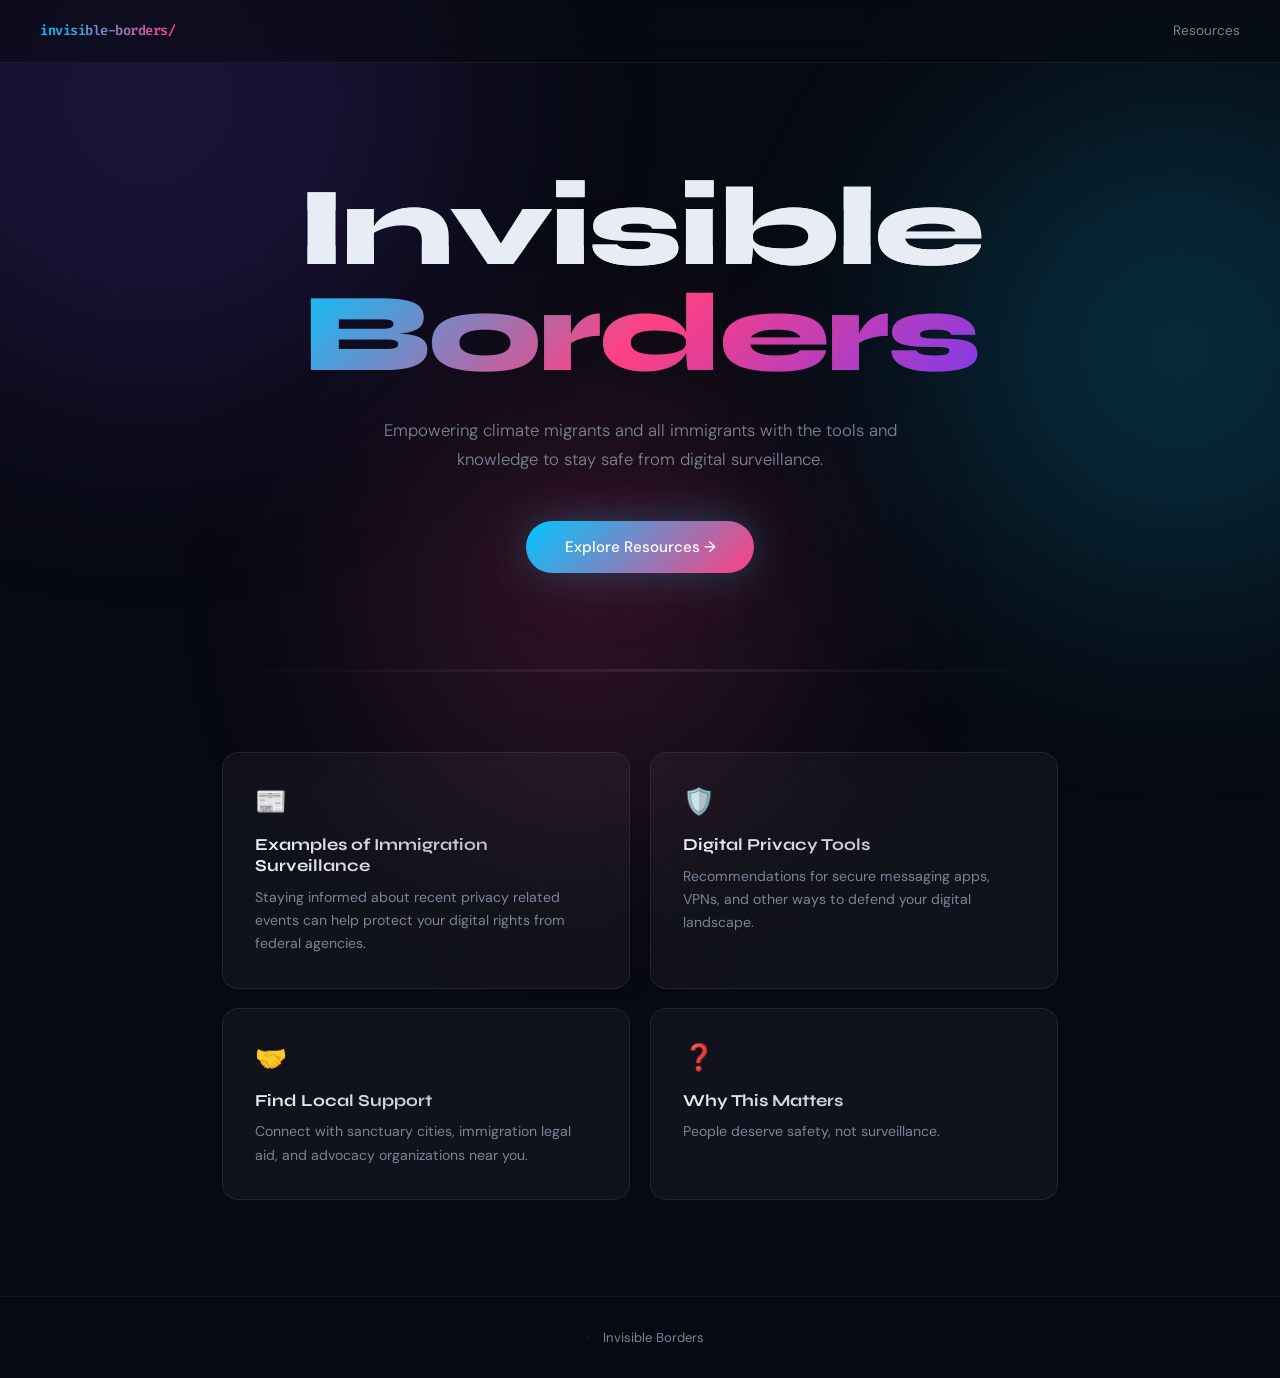
<file: index.html>
<!DOCTYPE html>
<html lang="en">
<head>
  <meta charset="UTF-8">
  <title>Invisible Borders</title>
  <meta name="viewport" content="width=device-width, initial-scale=1.0">

  <!-- Google Fonts -->
  <link href="https://fonts.googleapis.com/css2?family=Fira+Code:wght@400;600&family=Syne:wght@700;800&family=DM+Sans:wght@300;400;5
00&display=swap" rel="stylesheet">

  <!-- External stylesheet -->
  <link rel="stylesheet" href="index.css">
</head>
<body>

  <!-- Ambient orbs -->
  <div class="orb orb-1"></div>
  <div class="orb orb-2"></div>
  <div class="orb orb-3"></div>

  <!-- Nav -->
  <nav>
    <div class="nav-logo">invisible-borders/</div>
    <div class="nav-links">
      <a href="#features">Resources</a>
    </div>
  </nav>

  <!-- Header -->
  <header>
    <h1>
      <span class="glitch" title="Invisible">Invisible</span><br>
      <span class="grad-text">Borders</span>
    </h1>
    <p class="hero-sub">Empowering climate migrants and all immigrants with the tools and knowledge to stay safe from digital surveillance.</p>
    <a href="#features" class="cta-btn">Explore Resources →</a>
  </header>

  <div class="divider"></div>

  <!-- Feature Cards -->
  <section id="features" class="features">
    <a href="news.html" class="feature-card">
      <span class="card-icon">📰</span>
      <h3>Examples of Immigration Surveillance</h3>
      <p>Staying informed about recent privacy related events can help protect your digital rights from federal agencies.</p>
    </a>
    <a href="tools.html" class="feature-card">
      <span class="card-icon">🛡️</span>
      <h3>Digital Privacy Tools</h3>
      <p>Recommendations for secure messaging apps, VPNs, and other ways to defend your digital landscape.</p>
    </a>
    <a href="support.html" class="feature-card">
      <span class="card-icon">🤝</span>
      <h3>Find Local Support</h3>
      <p>Connect with sanctuary cities, immigration legal aid, and advocacy organizations near you.</p>
    </a>
    <a href="why.html" class="feature-card">
      <span class="card-icon">❓</span>
      <h3>Why This Matters</h3>
      <p>People deserve safety, not surveillance.</p>
    </a>
  </section>

  <!-- Footer -->
  <footer>
    <span class="footer-sep">·</span>
    <a href="#">Invisible Borders</a>
  </footer>
</body>
</html>
</file>
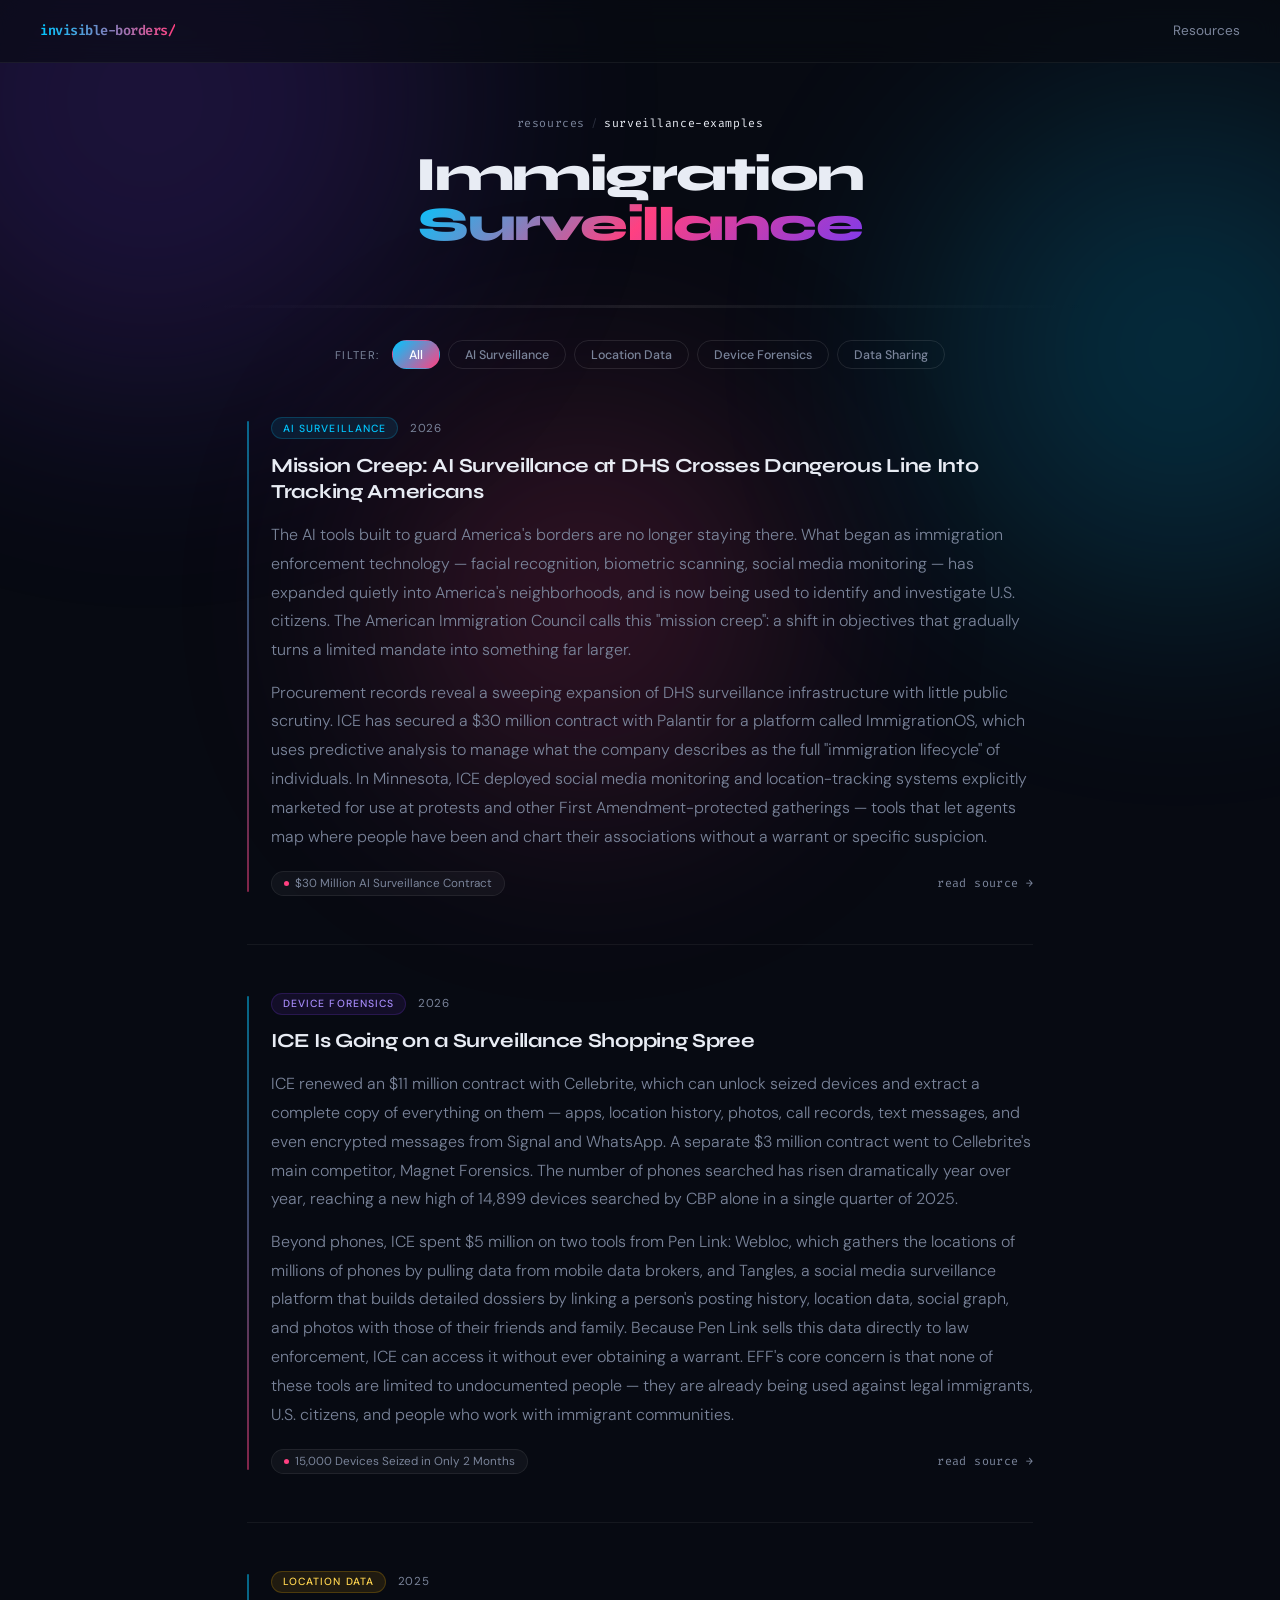
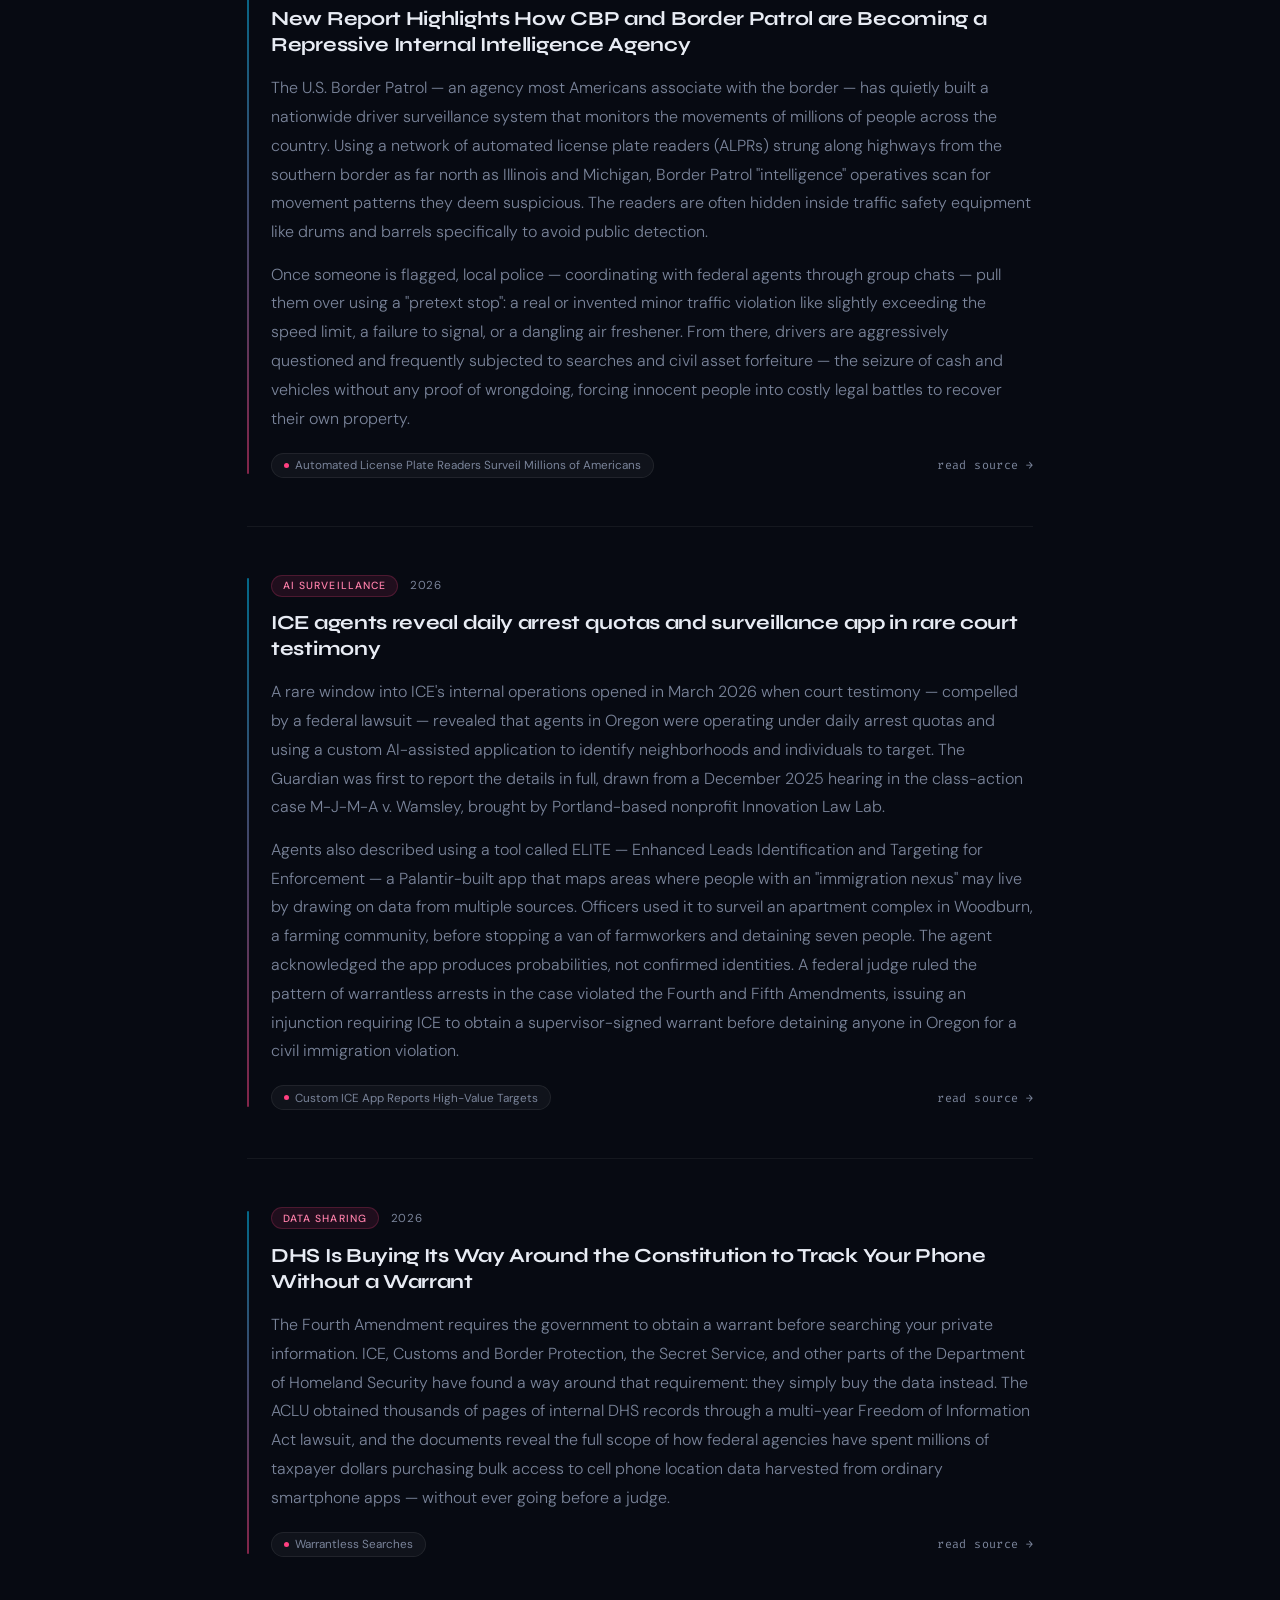
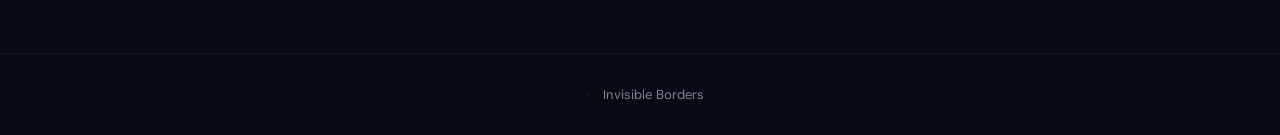
<file: news.html>
<!DOCTYPE html>
<html lang="en">
<head>
  <meta charset="UTF-8">
  <title>Surveillance Examples · Invisible Borders</title>
  <meta name="viewport" content="width=device-width, initial-scale=1.0">
  <link href="https://fonts.googleapis.com/css2?family=Fira+Code:wght@400;600&family=Syne:wght@700;800&family=DM+Sans:wght@300;400;500&display=swap" rel="stylesheet">
  <link rel="stylesheet" href="index.css">
  <link rel="stylesheet" href="news.css">
</head>
<body>

  <!-- Ambient orbs -->
  <div class="orb orb-1"></div>
  <div class="orb orb-2"></div>
  <div class="orb orb-3"></div>

  <!-- Nav -->
  <nav>
    <a href="index.html" class="nav-logo">invisible-borders/</a>
    <div class="nav-links">
      <a href="index.html#features">Resources</a>
    </div>
  </nav>

  <!-- Compact Page Header -->
  <header class="page-header">
    <div class="breadcrumb">
      <span class="fira">resources</span>
      <span class="sep">/</span>
      <span class="fira active">surveillance-examples</span>
    </div>
    <h1 class="page-title">Immigration <span class="grad-text">Surveillance</span></h1>
  </header>

  <div class="divider"></div>

  <!-- Filter Bar -->
  <div class="filter-bar">
    <span class="filter-label fira">filter:</span>
    <button class="filter-btn active" data-filter="all">All</button>
    <button class="filter-btn" data-filter="AI-Surveillance">AI Surveillance</button>
    <button class="filter-btn" data-filter="location">Location Data</button>
    <button class="filter-btn" data-filter="Device-Forensics">Device Forensics</button>
    <button class="filter-btn" data-filter="data-sharing">Data Sharing</button>
  </div>

  <!-- Articles Feed -->
  <main class="articles-feed">

    <!-- Article 1 -->
    <article class="news-article reveal" data-category="AI-Surveillance">
      <div class="article-meta">
        <span class="case-tag tag-social">AI Surveillance</span>
        <span class="article-date fira">2026</span>
      </div>
      <h2 class="article-title">Mission Creep: AI Surveillance at DHS Crosses Dangerous Line Into Tracking Americans</h2>
      <div class="article-body">
        <p>The AI tools built to guard America's borders are no longer staying there. What began as immigration enforcement technology — facial recognition, biometric scanning, social media monitoring — has expanded quietly into America's neighborhoods, and is now being used to identify and investigate U.S. citizens. The American Immigration Council calls this "mission creep": a shift in objectives that gradually turns a limited mandate into something far larger.</p>
        <p>Procurement records reveal a sweeping expansion of DHS surveillance infrastructure with little public scrutiny. ICE has secured a $30 million contract with Palantir for a platform called ImmigrationOS, which uses predictive analysis to manage what the company describes as the full "immigration lifecycle" of individuals. In Minnesota, ICE deployed social media monitoring and location-tracking systems explicitly marketed for use at protests and other First Amendment-protected gatherings — tools that let agents map where people have been and chart their associations without a warrant or specific suspicion.</p>
      </div>
      <div class="article-footer">
        <div class="impact-chip"><span class="impact-dot"></span>$30 Million AI Surveillance Contract</div>
        <a href="https://www.americanimmigrationcouncil.org/blog/ice-ai-surveillance-tracking-americans/#:~:text=Mission%20Creep%3A%20AI%20Surveillance%20at,Tracking%20Americans%20%2D%20American%20Immigration%20Council" target="_blank" class="learn-link fira">read source →</a>
      </div>
    </article>

    <div class="article-sep"></div>

    <!-- Article 2 -->
    <article class="news-article reveal" data-category="Device-Forensics">
      <div class="article-meta">
        <span class="case-tag tag-location">Device Forensics</span>
        <span class="article-date fira">2026</span>
      </div>
      <h2 class="article-title">ICE Is Going on a Surveillance Shopping Spree</h2>
      <div class="article-body">
        <p>ICE renewed an $11 million contract with Cellebrite, which can unlock seized devices and extract a complete copy of everything on them — apps, location history, photos, call records, text messages, and even encrypted messages from Signal and WhatsApp. A separate $3 million contract went to Cellebrite's main competitor, Magnet Forensics. The number of phones searched has risen dramatically year over year, reaching a new high of 14,899 devices searched by CBP alone in a single quarter of 2025.</p>
        <p>Beyond phones, ICE spent $5 million on two tools from Pen Link: Webloc, which gathers the locations of millions of phones by pulling data from mobile data brokers, and Tangles, a social media surveillance platform that builds detailed dossiers by linking a person's posting history, location data, social graph, and photos with those of their friends and family. Because Pen Link sells this data directly to law enforcement, ICE can access it without ever obtaining a warrant. EFF's core concern is that none of these tools are limited to undocumented people — they are already being used against legal immigrants, U.S. citizens, and people who work with immigrant communities.</p>
      </div>
      <div class="article-footer">
        <div class="impact-chip"><span class="impact-dot"></span>15,000 Devices Seized in Only 2 Months</div>
        <a href="https://www.eff.org/deeplinks/2026/01/ice-going-surveillance-shopping-spree#:~:text=Our%20concern%20with%20ICE%20buying,who%20work%20with%20immigrant%20communities." target="_blank" class="learn-link fira">read source →</a>
      </div>
    </article>

    <div class="article-sep"></div>

    <!-- Article 3 -->
    <article class="news-article reveal" data-category="location">
      <div class="article-meta">
        <span class="case-tag tag-data">Location Data</span>
        <span class="article-date fira">2025</span>
      </div>
      <h2 class="article-title">New Report Highlights How CBP and Border Patrol are Becoming a Repressive Internal Intelligence Agency </h2>
      <div class="article-body">
        <p>The U.S. Border Patrol — an agency most Americans associate with the border — has quietly built a nationwide driver surveillance system that monitors the movements of millions of people across the country. Using a network of automated license plate readers (ALPRs) strung along highways from the southern border as far north as Illinois and Michigan, Border Patrol "intelligence" operatives scan for movement patterns they deem suspicious. The readers are often hidden inside traffic safety equipment like drums and barrels specifically to avoid public detection.</p>
        <p>Once someone is flagged, local police — coordinating with federal agents through group chats — pull them over using a "pretext stop": a real or invented minor traffic violation like slightly exceeding the speed limit, a failure to signal, or a dangling air freshener. From there, drivers are aggressively questioned and frequently subjected to searches and civil asset forfeiture — the seizure of cash and vehicles without any proof of wrongdoing, forcing innocent people into costly legal battles to recover their own property.</p>
      </div>
      <div class="article-footer">
        <div class="impact-chip"><span class="impact-dot"></span>Automated License Plate Readers Surveil Millions of Americans</div>
        <a href="https://www.aclu.org/news/privacy-technology/border-patrol-alpr-dragnet#:~:text=Collect%20data%20on%20Americans'%20movements,of%20millions%20of%20Americans'%20movements" target="_blank" class="learn-link fira">read source →</a>
      </div>
    </article>

    <div class="article-sep"></div>

    <!-- Article 4 -->
    <article class="news-article reveal" data-category="AI-Surveillance">
      <div class="article-meta">
        <span class="case-tag tag-biometric">AI Surveillance</span>
        <span class="article-date fira">2026</span>
      </div>
      <h2 class="article-title">ICE agents reveal daily arrest quotas and surveillance app in rare court testimony</h2>
      <div class="article-body">
        <p>A rare window into ICE's internal operations opened in March 2026 when court testimony — compelled by a federal lawsuit — revealed that agents in Oregon were operating under daily arrest quotas and using a custom AI-assisted application to identify neighborhoods and individuals to target. The Guardian was first to report the details in full, drawn from a December 2025 hearing in the class-action case M-J-M-A v. Wamsley, brought by Portland-based nonprofit Innovation Law Lab.</p>
        <p>Agents also described using a tool called ELITE — Enhanced Leads Identification and Targeting for Enforcement — a Palantir-built app that maps areas where people with an "immigration nexus" may live by drawing on data from multiple sources. Officers used it to surveil an apartment complex in Woodburn, a farming community, before stopping a van of farmworkers and detaining seven people. The agent acknowledged the app produces probabilities, not confirmed identities. A federal judge ruled the pattern of warrantless arrests in the case violated the Fourth and Fifth Amendments, issuing an injunction requiring ICE to obtain a supervisor-signed warrant before detaining anyone in Oregon for a civil immigration violation.</p>
      </div>
      <div class="article-footer">
        <div class="impact-chip"><span class="impact-dot"></span>Custom ICE App Reports High-Value Targets</div>
        <a href="https://www.theguardian.com/us-news/2026/mar/13/ice-agent-court-testimony-oregon" target="_blank" class="learn-link fira">read source →</a>
      </div>
    </article>

    <div class="article-sep"></div>

    <!-- Article 5 -->
    <article class="news-article reveal" data-category="data-sharing">
      <div class="article-meta">
        <span class="case-tag tag-biometric">Data Sharing</span>
        <span class="article-date fira">2026</span>
      </div>
      <h2 class="article-title">DHS Is Buying Its Way Around the Constitution to Track Your Phone Without a Warrant</h2>
      <div class="article-body">
        <p>The Fourth Amendment requires the government to obtain a warrant before searching your private information. ICE, Customs and Border Protection, the Secret Service, and other parts of the Department of Homeland Security have found a way around that requirement: they simply buy the data instead. The ACLU obtained thousands of pages of internal DHS records through a multi-year Freedom of Information Act lawsuit, and the documents reveal the full scope of how federal agencies have spent millions of taxpayer dollars purchasing bulk access to cell phone location data harvested from ordinary smartphone apps — without ever going before a judge.</p>
      </div>
      <div class="article-footer">
        <div class="impact-chip"><span class="impact-dot"></span>Warrantless Searches</div>
        <a href="https://www.aclu.org/news/privacy-technology/dhs-is-circumventing-constitution-by-buying-data-it-would-normally-need-a-warrant-to-access#:~:text=Today%2C%20the%20ACLU%20published%20documents,enables%20government%20tracking%20of%20our" target="_blank" class="learn-link fira">read source →</a>
      </div>
    </article>

  </main>

  <!-- Footer -->
  <footer>
    <span class="footer-sep">·</span>
    <a href="#">Invisible Borders</a>
  </footer>

  <script>
    // Filter functionality
    const btns = document.querySelectorAll('.filter-btn');
    const articles = document.querySelectorAll('.news-article');
    const seps = document.querySelectorAll('.article-sep');

    btns.forEach(btn => {
      btn.addEventListener('click', () => {
        btns.forEach(b => b.classList.remove('active'));
        btn.classList.add('active');
        const filter = btn.dataset.filter;

        articles.forEach((a, i) => {
          const show = filter === 'all' || a.dataset.category === filter;
          a.style.display = show ? '' : 'none';
          if (seps[i]) seps[i].style.display = show ? '' : 'none';
        });
      });
    });

    // Scroll-reveal
    const observer = new IntersectionObserver(entries => {
      entries.forEach(e => {
        if (e.isIntersecting) {
          e.target.classList.add('revealed');
          observer.unobserve(e.target);
        }
      });
    }, { threshold: 0.07 });

    articles.forEach(el => observer.observe(el));
  </script>

</body>
</html>
</file>
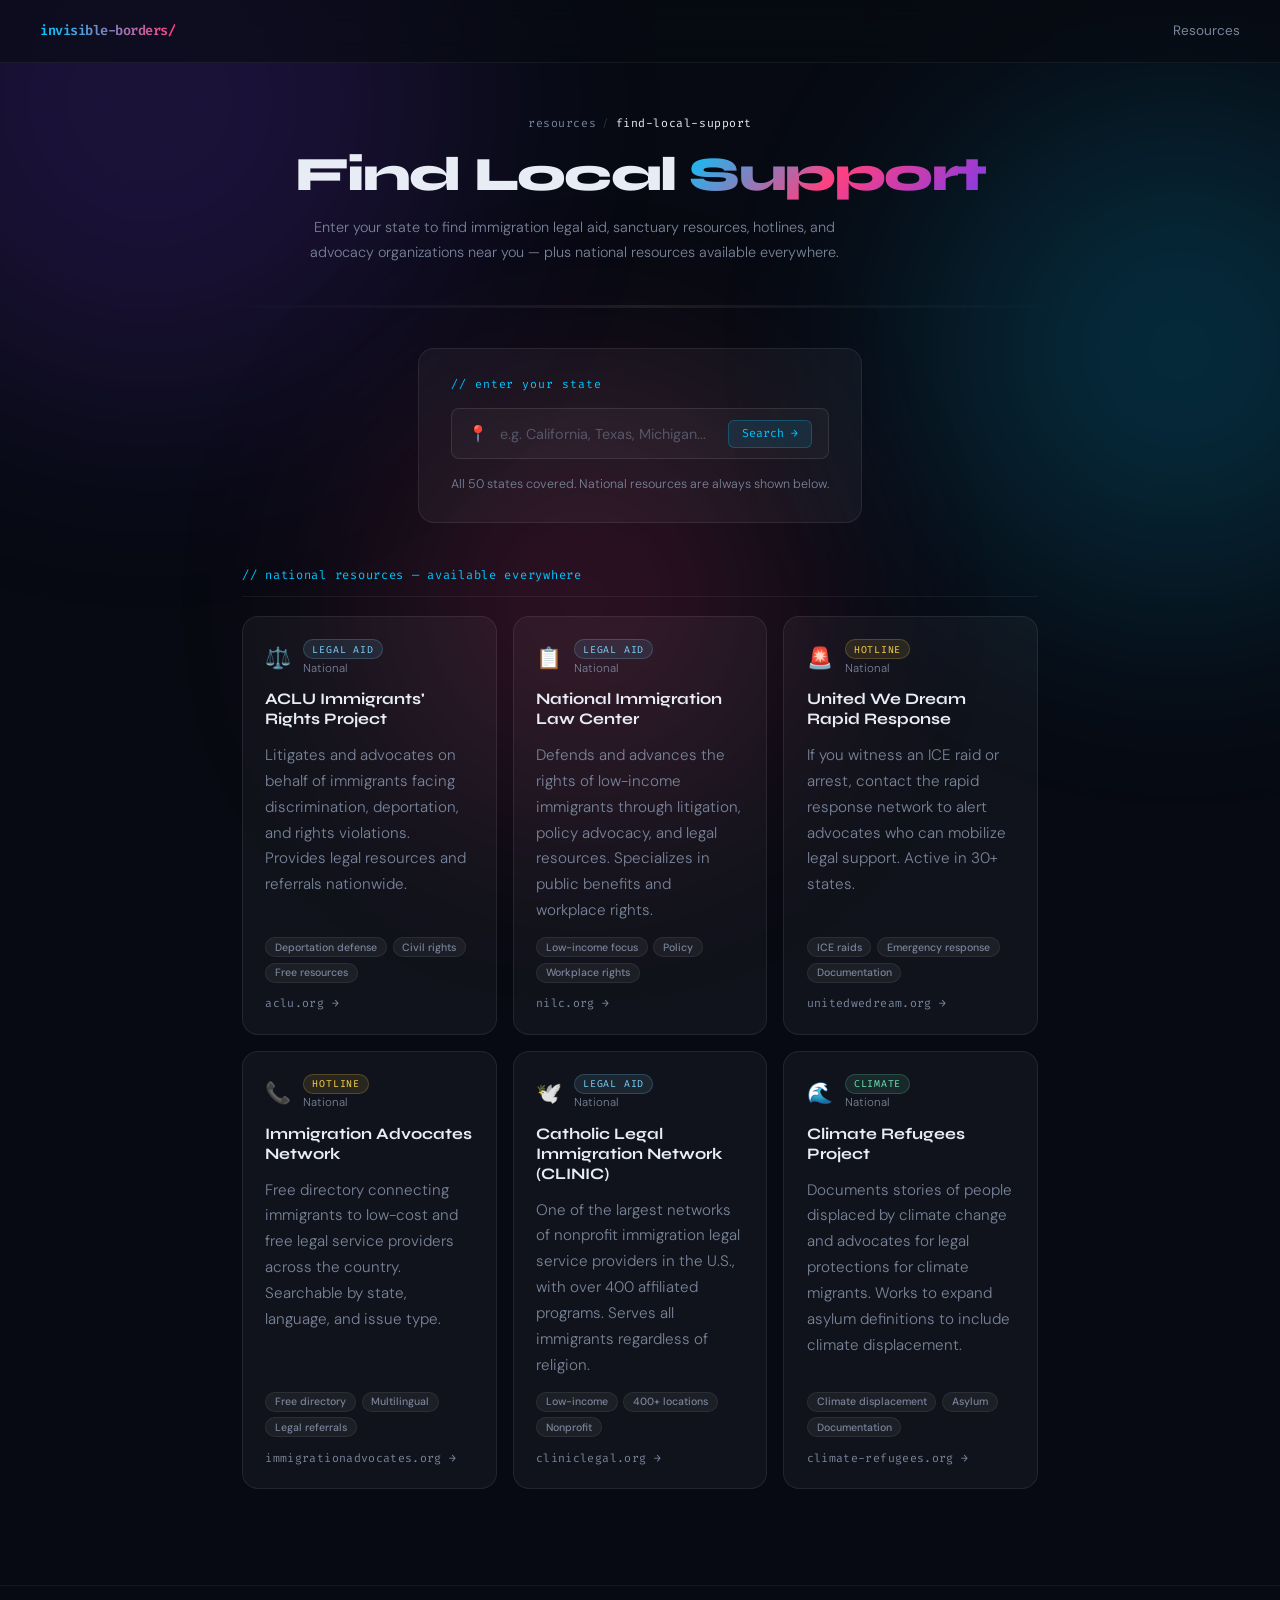
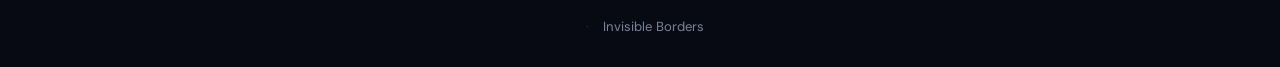
<file: support.html>
<!DOCTYPE html>
<html lang="en">
<head>
  <meta charset="UTF-8">
  <title>Find Local Support · Invisible Borders</title>
  <meta name="viewport" content="width=device-width, initial-scale=1.0">
  <link href="https://fonts.googleapis.com/css2?family=Fira+Code:wght@400;600&family=Syne:wght@700;800&family=DM+Sans:wght@300;400;500&display=swap" rel="stylesheet">
  <link rel="stylesheet" href="index.css">
  <link rel="stylesheet" href="support.css">
</head>
<body>

  <div class="orb orb-1"></div>
  <div class="orb orb-2"></div>
  <div class="orb orb-3"></div>

  <nav>
    <a href="index.html" class="nav-logo">invisible-borders/</a>
    <div class="nav-links">
      <a href="index.html#features">Resources</a>
    </div>
  </nav>

  <header class="page-header">
    <div class="breadcrumb">
      <span class="fira">resources</span>
      <span class="sep">/</span>
      <span class="fira active">find-local-support</span>
    </div>
    <h1 class="page-title">Find Local <span class="grad-text">Support</span></h1>
    <p class="page-sub">Enter your state to find immigration legal aid, sanctuary resources, hotlines, and advocacy organizations near you — plus national resources available everywhere.</p>
  </header>

  <div class="divider"></div>

  <!-- State Search -->
  <div class="state-selector-wrap">
    <div class="state-selector-inner">
      <label class="state-label fira" for="stateInput">// enter your state</label>
      <div class="search-input-wrap" id="searchInputWrap">
        <span class="select-pin">📍</span>
        <input
          type="text"
          id="stateInput"
          class="state-search-input"
          placeholder="e.g. California, Texas, Michigan..."
          autocomplete="off"
          oninput="handleInput()"
          onkeydown="handleKey(event)"
        />
        <button class="search-go-btn" onclick="commitSearch()">Search →</button>
      </div>
      <ul class="suggestions-list" id="suggestionsList"></ul>
      <p class="state-note">All 50 states covered. National resources are always shown below.</p>
    </div>
  </div>

  <!-- Results -->
  <main class="support-main" id="supportMain">

    <div id="stateSection" style="display:none;">
      <div class="section-heading">
        <span class="section-heading-label fira" id="stateSectionLabel">// local resources</span>
      </div>
      <div class="cards-grid" id="stateCards"></div>
    </div>

    <div id="noResults" style="display:none;" class="no-results">
      <span class="fira">// state not found</span>
      <p>Try typing the full state name. National resources below are available to you regardless of location.</p>
    </div>

    <div id="nationalSection">
      <div class="section-heading">
        <span class="section-heading-label fira">// national resources — available everywhere</span>
      </div>
      <div class="cards-grid" id="nationalCards"></div>
    </div>

  </main>

  <!-- Footer -->
  <footer>
    <span class="footer-sep">·</span>
    <a href="#">Invisible Borders</a>
  </footer>

  <script>
    const NATIONAL = [
      { icon: '⚖️', type: 'legal', typeLabel: 'Legal Aid', scope: 'National',
        name: "ACLU Immigrants' Rights Project",
        desc: 'Litigates and advocates on behalf of immigrants facing discrimination, deportation, and rights violations. Provides legal resources and referrals nationwide.',
        tags: ['Deportation defense', 'Civil rights', 'Free resources'],
        url: 'https://www.aclu.org/immigrants-rights', urlLabel: 'aclu.org' },
      { icon: '📋', type: 'legal', typeLabel: 'Legal Aid', scope: 'National',
        name: 'National Immigration Law Center',
        desc: 'Defends and advances the rights of low-income immigrants through litigation, policy advocacy, and legal resources. Specializes in public benefits and workplace rights.',
        tags: ['Low-income focus', 'Policy', 'Workplace rights'],
        url: 'https://www.nilc.org', urlLabel: 'nilc.org' },
      { icon: '🚨', type: 'hotline', typeLabel: 'Hotline', scope: 'National',
        name: 'United We Dream Rapid Response',
        desc: 'If you witness an ICE raid or arrest, contact the rapid response network to alert advocates who can mobilize legal support. Active in 30+ states.',
        tags: ['ICE raids', 'Emergency response', 'Documentation'],
        url: 'https://unitedwedream.org', urlLabel: 'unitedwedream.org' },
      { icon: '📞', type: 'hotline', typeLabel: 'Hotline', scope: 'National',
        name: 'Immigration Advocates Network',
        desc: 'Free directory connecting immigrants to low-cost and free legal service providers across the country. Searchable by state, language, and issue type.',
        tags: ['Free directory', 'Multilingual', 'Legal referrals'],
        url: 'https://www.immigrationadvocates.org', urlLabel: 'immigrationadvocates.org' },
      { icon: '🕊️', type: 'legal', typeLabel: 'Legal Aid', scope: 'National',
        name: 'Catholic Legal Immigration Network (CLINIC)',
        desc: 'One of the largest networks of nonprofit immigration legal service providers in the U.S., with over 400 affiliated programs. Serves all immigrants regardless of religion.',
        tags: ['Low-income', '400+ locations', 'Nonprofit'],
        url: 'https://cliniclegal.org', urlLabel: 'cliniclegal.org' },
      { icon: '🌊', type: 'climate', typeLabel: 'Climate', scope: 'National',
        name: 'Climate Refugees Project',
        desc: 'Documents stories of people displaced by climate change and advocates for legal protections for climate migrants. Works to expand asylum definitions to include climate displacement.',
        tags: ['Climate displacement', 'Asylum', 'Documentation'],
        url: 'https://www.climate-refugees.org', urlLabel: 'climate-refugees.org' },
    ];

    const STATE_ORGS = {
      arizona: [
        { icon: '⚖️', type: 'legal', typeLabel: 'Legal Aid', scope: 'Arizona',
          name: 'Florence Project',
          desc: 'Provides free legal services to detained adults and children in Arizona immigration proceedings. Offers know-your-rights workshops inside detention facilities.',
          tags: ['Detained immigrants', 'Children', 'Free services'],
          url: 'https://firrp.org', urlLabel: 'firrp.org' },
        { icon: '✊', type: 'advocacy', typeLabel: 'Advocacy', scope: 'Phoenix, AZ',
          name: 'Puente Human Rights Movement',
          desc: "Phoenix-based grassroots organization fighting detention and deportation of Arizona's immigrant community. Runs a rapid-response network and legal support for families.",
          tags: ['Grassroots', 'Phoenix', 'Rapid response'],
          url: 'https://puenteaz.org', urlLabel: 'puenteaz.org' },
        { icon: '🏛️', type: 'legal', typeLabel: 'Legal Aid', scope: 'Tucson, AZ',
          name: 'Tucson Samaritans',
          desc: 'Provides humanitarian aid and legal support to migrants crossing the Sonoran Desert. Works alongside medical volunteers to prevent deaths at the border.',
          tags: ['Border aid', 'Tucson', 'Humanitarian'],
          url: 'https://www.tucsonsamaritans.org', urlLabel: 'tucsonsamaritans.org' },
      ],
      california: [
        { icon: '🏙️', type: 'sanctuary', typeLabel: 'Sanctuary', scope: 'Los Angeles, CA',
          name: "LA Mayor's Office of Immigrant Affairs",
          desc: 'Los Angeles is a sanctuary city. This office connects immigrants to city services, legal aid, and protection from federal enforcement without local police cooperation.',
          tags: ['Sanctuary policy', 'City services', 'Spanish'],
          url: 'https://www.lamayor.org/immigrant-affairs', urlLabel: 'lamayor.org' },
        { icon: '⚖️', type: 'legal', typeLabel: 'Legal Aid', scope: 'California',
          name: 'Immigrant Legal Resource Center',
          desc: 'San Francisco-based organization providing legal training, educational materials, and advocacy to advance immigrant rights. Materials available in multiple languages.',
          tags: ['Multilingual', 'Know your rights', 'Training'],
          url: 'https://www.ilrc.org', urlLabel: 'ilrc.org' },
        { icon: '✊', type: 'advocacy', typeLabel: 'Advocacy', scope: 'California',
          name: 'Coalition for Humane Immigrant Rights (CHIRLA)',
          desc: "One of California's largest immigrant rights organizations. Provides legal services, civic engagement programs, and rapid response to immigration enforcement across the state.",
          tags: ['Statewide', 'Civic engagement', 'Legal services'],
          url: 'https://www.chirla.org', urlLabel: 'chirla.org' },
      ],
      colorado: [
        { icon: '⚖️', type: 'legal', typeLabel: 'Legal Aid', scope: 'Colorado',
          name: 'Rocky Mountain Immigrant Advocacy Network (RMIAN)',
          desc: 'Provides free immigration legal services to detained adults and unaccompanied children in Colorado. Also offers community legal clinics throughout the state.',
          tags: ['Detention', 'Children', 'Free services'],
          url: 'https://www.rmian.org', urlLabel: 'rmian.org' },
        { icon: '🏙️', type: 'sanctuary', typeLabel: 'Sanctuary', scope: 'Denver, CO',
          name: 'Denver Office of Immigrant & Refugee Affairs',
          desc: 'Denver is a sanctuary city. This office funds legal defense, provides multilingual navigation services, and coordinates city resources for immigrant communities.',
          tags: ['Sanctuary city', 'Legal defense fund', 'Multilingual'],
          url: 'https://www.denvergov.org/oira', urlLabel: 'denvergov.org' },
        { icon: '✊', type: 'advocacy', typeLabel: 'Advocacy', scope: 'Colorado',
          name: 'Colorado Immigrant Rights Coalition (CIRC)',
          desc: 'Statewide coalition organizing immigrant communities and allies to advance just immigration policies. Provides rapid response, civic engagement, and policy advocacy.',
          tags: ['Statewide coalition', 'Policy advocacy', 'Rapid response'],
          url: 'https://coloradoimmigrant.org', urlLabel: 'coloradoimmigrant.org' },
      ],
      florida: [
        { icon: '⚖️', type: 'legal', typeLabel: 'Legal Aid', scope: 'Miami, FL',
          name: 'Americans for Immigrant Justice',
          desc: 'Miami-based nonprofit providing free immigration legal services to vulnerable populations including unaccompanied children, asylum seekers, and trafficking survivors.',
          tags: ['Miami', 'Asylum seekers', 'Children'],
          url: 'https://aijustice.org', urlLabel: 'aijustice.org' },
        { icon: '🤝', type: 'advocacy', typeLabel: 'Advocacy', scope: 'South Florida',
          name: 'WeCount!',
          desc: 'South Florida worker center organizing low-wage immigrant workers in the agriculture, construction, and service industries. Provides legal referrals and worker rights education.',
          tags: ['Worker rights', 'South Florida', 'Agriculture'],
          url: 'https://www.wecount.org', urlLabel: 'wecount.org' },
        { icon: '🏛️', type: 'legal', typeLabel: 'Legal Aid', scope: 'Florida',
          name: 'Florida Immigrant Coalition',
          desc: 'Statewide alliance of more than 70 organizations advancing the rights and integration of immigrants and refugees in Florida through organizing, advocacy, and legal resources.',
          tags: ['Statewide', 'Coalition', '70+ orgs'],
          url: 'https://floridaimmigrant.org', urlLabel: 'floridaimmigrant.org' },
      ],
      georgia: [
        { icon: '⚖️', type: 'legal', typeLabel: 'Legal Aid', scope: 'Georgia',
          name: 'Georgia Latino Alliance for Human Rights (GLAHR)',
          desc: 'Grassroots organization building power among Latino immigrants in Georgia. Provides Know Your Rights training, rapid response to raids, and community organizing.',
          tags: ['Latino community', 'KYR training', 'Rapid response'],
          url: 'https://www.glahr.org', urlLabel: 'glahr.org' },
        { icon: '🏛️', type: 'legal', typeLabel: 'Legal Aid', scope: 'Atlanta, GA',
          name: 'Atlanta Legal Aid Society',
          desc: 'Provides free civil legal services to low-income residents of metro Atlanta including immigration matters, family law, and protection from domestic violence.',
          tags: ['Atlanta metro', 'Free services', 'Family law'],
          url: 'https://atlantalegalaid.org', urlLabel: 'atlantalegalaid.org' },
        { icon: '✊', type: 'advocacy', typeLabel: 'Advocacy', scope: 'Atlanta, GA',
          name: 'Project South',
          desc: 'Atlanta-based racial and economic justice organization documenting abuses in immigration detention and advocating for the rights of detained immigrants.',
          tags: ['Detention advocacy', 'Atlanta', 'Documentation'],
          url: 'https://projectsouth.org', urlLabel: 'projectsouth.org' },
      ],
      illinois: [
        { icon: '🌆', type: 'sanctuary', typeLabel: 'Sanctuary', scope: 'Chicago, IL',
          name: 'Chicago Office of New Americans',
          desc: "Chicago's Welcoming City Ordinance limits cooperation with ICE. This office coordinates legal, social, and emergency services for immigrant communities throughout the city.",
          tags: ['Welcoming city', 'Emergency services', 'Legal referrals'],
          url: 'https://www.chicago.gov/newamericans', urlLabel: 'chicago.gov' },
        { icon: '⚖️', type: 'legal', typeLabel: 'Legal Aid', scope: 'Chicago, IL',
          name: 'National Immigrant Justice Center',
          desc: 'Chicago-based organization providing direct legal services, policy reform advocacy, and impact litigation for immigrants, refugees, and asylum seekers nationwide.',
          tags: ['Direct services', 'Policy reform', 'Asylum'],
          url: 'https://immigrantjustice.org', urlLabel: 'immigrantjustice.org' },
        { icon: '✊', type: 'advocacy', typeLabel: 'Advocacy', scope: 'Chicago, IL',
          name: 'Organized Communities Against Deportations',
          desc: 'Chicago grassroots organization led by undocumented immigrants fighting deportations and detention. Runs a deportation defense fund and rapid response network.',
          tags: ['Deportation defense', 'Grassroots', 'Defense fund'],
          url: 'https://www.organizedcommunities.org', urlLabel: 'organizedcommunities.org' },
      ],
      maryland: [
        { icon: '⚖️', type: 'legal', typeLabel: 'Legal Aid', scope: 'Maryland',
          name: 'CASA de Maryland',
          desc: 'One of the largest Latino and immigrant advocacy organizations on the East Coast. Provides immigration legal services, workforce development, and rapid response to enforcement.',
          tags: ['Large network', 'Workforce dev', 'Rapid response'],
          url: 'https://wearecasa.org', urlLabel: 'wearecasa.org' },
        { icon: '🏙️', type: 'sanctuary', typeLabel: 'Sanctuary', scope: 'Baltimore, MD',
          name: 'Baltimore Office of Immigrant Affairs',
          desc: 'Baltimore is a sanctuary city. This office coordinates legal resources, language access services, and community support for immigrant residents across the city.',
          tags: ['Sanctuary city', 'Language access', 'Legal resources'],
          url: 'https://www.baltimorecity.gov', urlLabel: 'baltimorecity.gov' },
        { icon: '✊', type: 'advocacy', typeLabel: 'Advocacy', scope: 'Maryland',
          name: 'Maryland Legal Aid',
          desc: 'Provides free civil legal services to low-income Marylanders including immigrants. Handles removal defense, family petitions, DACA renewals, and asylum cases statewide.',
          tags: ['Free services', 'Removal defense', 'DACA'],
          url: 'https://www.mdlab.org', urlLabel: 'mdlab.org' },
      ],
      massachusetts: [
        { icon: '⚖️', type: 'legal', typeLabel: 'Legal Aid', scope: 'Massachusetts',
          name: 'Massachusetts Legal Aid',
          desc: 'Network of legal aid organizations providing free civil legal help to low-income residents including immigrants. Covers immigration, housing, family, and employment matters.',
          tags: ['Free services', 'Network', 'Statewide'],
          url: 'https://www.masslegalaid.org', urlLabel: 'masslegalaid.org' },
        { icon: '🏙️', type: 'sanctuary', typeLabel: 'Sanctuary', scope: 'Boston, MA',
          name: "Boston Mayor's Office for Immigrant Advancement",
          desc: 'Boston is a sanctuary city. This office funds legal defense, provides language access services, and connects immigrants to city resources across all neighborhoods.',
          tags: ['Sanctuary city', 'Legal defense fund', 'Language access'],
          url: 'https://www.boston.gov/moia', urlLabel: 'boston.gov/moia' },
        { icon: '✊', type: 'advocacy', typeLabel: 'Advocacy', scope: 'Massachusetts',
          name: 'Massachusetts Immigrant and Refugee Advocacy Coalition (MIRA)',
          desc: 'The largest immigrant rights coalition in New England. Conducts policy advocacy, civic engagement, and connects immigrants to services across Massachusetts.',
          tags: ['Largest in NE', 'Policy advocacy', 'Civic engagement'],
          url: 'https://miracoalition.org', urlLabel: 'miracoalition.org' },
      ],
      new_jersey: [
        { icon: '⚖️', type: 'legal', typeLabel: 'Legal Aid', scope: 'New Jersey',
          name: 'American Friends Service Committee — NJ',
          desc: 'Runs the Immigrant Rights Program in NJ providing Know Your Rights education, rapid response networks, and connections to legal aid organizations across the state.',
          tags: ['KYR education', 'Rapid response', 'Legal connections'],
          url: 'https://www.afsc.org/new-jersey', urlLabel: 'afsc.org' },
        { icon: '🏙️', type: 'sanctuary', typeLabel: 'Sanctuary', scope: 'Newark, NJ',
          name: 'Newark Office of Immigrant Affairs',
          desc: 'Newark is a sanctuary city. This office connects immigrant residents to legal aid, city services, and Know Your Rights resources across all wards.',
          tags: ['Sanctuary city', 'City services', 'KYR'],
          url: 'https://www.newarknj.gov', urlLabel: 'newarknj.gov' },
        { icon: '✊', type: 'advocacy', typeLabel: 'Advocacy', scope: 'New Jersey',
          name: 'New Jersey Alliance for Immigrant Justice',
          desc: 'Statewide coalition of more than 50 organizations advancing immigrant rights through policy reform, community organizing, and legal aid coordination across New Jersey.',
          tags: ['50+ orgs', 'Policy reform', 'Statewide'],
          url: 'https://njaij.org', urlLabel: 'njaij.org' },
      ],
      new_york: [
        { icon: '🗽', type: 'sanctuary', typeLabel: 'Sanctuary', scope: 'New York, NY',
          name: "NYC Mayor's Office of Immigrant Affairs",
          desc: 'New York City maintains sanctuary protections. MOIA provides free legal screenings, IDNYC, and connections to over 150 immigrant-serving organizations across all five boroughs.',
          tags: ['Free legal screening', 'IDNYC', '200+ languages'],
          url: 'https://www.nyc.gov/moia', urlLabel: 'nyc.gov/moia' },
        { icon: '🛡️', type: 'advocacy', typeLabel: 'Advocacy', scope: 'New York',
          name: 'Immigrant Defense Project',
          desc: 'Fights unjust deportation through litigation, policy advocacy, and legal training for public defenders. Focuses on the intersection of criminal and immigration law.',
          tags: ['Deportation defense', 'Criminal-immigration', 'Litigation'],
          url: 'https://www.immigrantdefenseproject.org', urlLabel: 'immigrantdefenseproject.org' },
        { icon: '⚖️', type: 'legal', typeLabel: 'Legal Aid', scope: 'New York, NY',
          name: 'Legal Aid Society — Immigration Unit',
          desc: 'Provides free immigration legal services to low-income New Yorkers including representation in removal proceedings, asylum cases, and family petitions.',
          tags: ['Free services', 'Removal defense', 'Asylum'],
          url: 'https://legalaidnyc.org', urlLabel: 'legalaidnyc.org' },
      ],
      north_carolina: [
        { icon: '⚖️', type: 'legal', typeLabel: 'Legal Aid', scope: 'North Carolina',
          name: 'Legal Aid of North Carolina — Immigrant & Refugee Rights Project',
          desc: 'Provides free immigration legal services to low-income immigrants across NC, including family petitions, DACA, removal defense, and protections for survivors of violence.',
          tags: ['Free services', 'Statewide', 'Survivors'],
          url: 'https://www.legalaidnc.org', urlLabel: 'legalaidnc.org' },
        { icon: '🤝', type: 'advocacy', typeLabel: 'Advocacy', scope: 'North Carolina',
          name: 'NC FIELD',
          desc: 'North Carolina Federation of Migrant Farm Worker Legal Education and Defense provides legal education and advocacy for migrant farmworkers in rural NC.',
          tags: ['Farmworkers', 'Rural NC', 'Legal education'],
          url: 'https://ncfield.org', urlLabel: 'ncfield.org' },
        { icon: '🏛️', type: 'legal', typeLabel: 'Legal Aid', scope: 'Charlotte, NC',
          name: 'Charlotte Center for Legal Advocacy',
          desc: 'Provides free civil legal services including immigration legal aid to low-income residents in the Charlotte metro area. Handles asylum, DACA, and family petitions.',
          tags: ['Charlotte', 'Free services', 'Asylum'],
          url: 'https://charlottelegaladvocacy.org', urlLabel: 'charlottelegaladvocacy.org' },
      ],
      pennsylvania: [
        { icon: '⚖️', type: 'legal', typeLabel: 'Legal Aid', scope: 'Pennsylvania',
          name: 'HIAS Pennsylvania',
          desc: 'Philadelphia-based organization providing free immigration legal services, refugee resettlement, and integration support to immigrants and asylum seekers across PA.',
          tags: ['Philadelphia', 'Refugee resettlement', 'Asylum'],
          url: 'https://hiaspa.org', urlLabel: 'hiaspa.org' },
        { icon: '🏙️', type: 'sanctuary', typeLabel: 'Sanctuary', scope: 'Philadelphia, PA',
          name: "Philadelphia Mayor's Office of Immigrant Affairs",
          desc: 'Philadelphia is a sanctuary city. This office provides Know Your Rights resources, legal defense connections, and city services navigation for immigrant residents.',
          tags: ['Sanctuary city', 'KYR resources', 'City services'],
          url: 'https://www.phila.gov/departments/office-of-immigrant-affairs/', urlLabel: 'phila.gov' },
        { icon: '✊', type: 'advocacy', typeLabel: 'Advocacy', scope: 'Pennsylvania',
          name: 'Pennsylvania Immigration and Citizenship Coalition (PICC)',
          desc: 'Statewide coalition providing policy advocacy, civic engagement, and connections to legal resources for immigrant communities across Pennsylvania.',
          tags: ['Statewide', 'Policy advocacy', 'Civic engagement'],
          url: 'https://www.paimmigrant.org', urlLabel: 'paimmigrant.org' },
      ],
      texas: [
        { icon: '⚖️', type: 'legal', typeLabel: 'Legal Aid', scope: 'Texas',
          name: 'RAICES Texas',
          desc: 'Provides free and low-cost legal services to immigrant children, families, and refugees in Texas. Also runs a bond fund to free detained immigrants who cannot afford bail.',
          tags: ['Bond fund', 'Families', 'Children'],
          url: 'https://www.raicestexas.org', urlLabel: 'raicestexas.org' },
        { icon: '🤝', type: 'advocacy', typeLabel: 'Advocacy', scope: 'Texas',
          name: 'Texas Civil Rights Project',
          desc: 'Provides free legal representation and advocacy for immigrants facing civil rights violations at the border and in detention, with a focus on South Texas.',
          tags: ['Civil rights', 'South Texas', 'Border'],
          url: 'https://txcivilrights.org', urlLabel: 'txcivilrights.org' },
        { icon: '🏛️', type: 'legal', typeLabel: 'Legal Aid', scope: 'Dilley, TX',
          name: 'Proyecto Dilley',
          desc: 'Volunteer-based legal project serving asylum-seeking mothers and children detained at the South Texas Family Residential Center — the largest immigration detention center in the U.S.',
          tags: ['Dilley detention', 'Asylum', 'Mothers & children'],
          url: 'https://www.projectodilley.com', urlLabel: 'projectodilley.com' },
      ],
      virginia: [
        { icon: '⚖️', type: 'legal', typeLabel: 'Legal Aid', scope: 'Virginia',
          name: 'Legal Aid Justice Center',
          desc: 'Provides free legal representation to low-income Virginians including immigrants. Runs an immigrant advocacy program challenging harmful policies and representing vulnerable clients.',
          tags: ['Free services', 'Immigrant advocacy', 'Removal defense'],
          url: 'https://www.justice4all.org', urlLabel: 'justice4all.org' },
        { icon: '🏙️', type: 'sanctuary', typeLabel: 'Sanctuary', scope: 'Arlington, VA',
          name: 'Arlington Office of Immigrant Services',
          desc: 'Arlington County has immigrant-protective policies. This office provides language access, legal referrals, and connections to community support services.',
          tags: ['Welcoming policies', 'Language access', 'Legal referrals'],
          url: 'https://www.arlingtonva.us', urlLabel: 'arlingtonva.us' },
        { icon: '✊', type: 'advocacy', typeLabel: 'Advocacy', scope: 'Virginia',
          name: 'Virginia Coalition for Immigrant Rights (VCIR)',
          desc: 'Statewide coalition advancing immigrant rights in Virginia through policy advocacy, civic engagement, and connections to legal aid organizations.',
          tags: ['Statewide', 'Policy advocacy', 'Civic engagement'],
          url: 'https://www.immigrantsva.org', urlLabel: 'immigrantsva.org' },
      ],
      washington: [
        { icon: '🏙️', type: 'sanctuary', typeLabel: 'Sanctuary', scope: 'Seattle, WA',
          name: "Seattle Office of Immigrant & Refugee Affairs",
          desc: 'Seattle is a sanctuary city. OIRA funds legal defense, provides multilingual services, and runs community-led rapid response networks across King County.',
          tags: ['Sanctuary city', 'King County', 'Legal defense fund'],
          url: 'https://www.seattle.gov/iandraffairs', urlLabel: 'seattle.gov' },
        { icon: '⚖️', type: 'legal', typeLabel: 'Legal Aid', scope: 'Washington',
          name: 'Northwest Immigrant Rights Project',
          desc: 'Provides free legal representation and education to immigrants throughout Washington state. One of the largest immigration legal aid providers in the Pacific Northwest.',
          tags: ['Statewide', 'Free representation', 'Education'],
          url: 'https://www.nwirp.org', urlLabel: 'nwirp.org' },
        { icon: '✊', type: 'advocacy', typeLabel: 'Advocacy', scope: 'Washington',
          name: 'OneAmerica',
          desc: "Washington state's largest immigrant advocacy organization. Runs civic engagement programs, policy campaigns, and connects immigrants to legal resources across the state.",
          tags: ['Civic engagement', 'Policy', 'Statewide'],
          url: 'https://www.weareoneamerica.org', urlLabel: 'weareoneamerica.org' },
      ],
    };


    const FALLBACK_ORGS = [
      { icon: '📞', type: 'hotline', typeLabel: 'Hotline', scope: 'National — connects locally',
        name: 'Immigration Advocates Network',
        desc: 'Free directory connecting immigrants to low-cost and free legal providers in every state. Enter your location on their site to find the nearest help.',
        tags: ['Free directory', 'Find local help', 'All states'],
        url: 'https://www.immigrationadvocates.org', urlLabel: 'immigrationadvocates.org' },
      { icon: '🕊️', type: 'legal', typeLabel: 'Legal Aid', scope: 'National — 400+ local offices',
        name: 'Catholic Legal Immigration Network (CLINIC)',
        desc: 'With over 400 affiliated offices across all 50 states, CLINIC can connect you to an accredited immigration legal services provider near you.',
        tags: ['400+ offices', 'All states', 'Low-income focus'],
        url: 'https://cliniclegal.org/find-legal-help', urlLabel: 'cliniclegal.org' },
      { icon: '🚨', type: 'hotline', typeLabel: 'Hotline', scope: 'National — state chapters',
        name: 'United We Dream — State Networks',
        desc: 'United We Dream has rapid response teams and organizers in your state. Visit their site to find your local chapter and connect with support near you.',
        tags: ['State chapters', 'Rapid response', 'Organizing'],
        url: 'https://unitedwedream.org', urlLabel: 'unitedwedream.org' },
    ];

    const STATE_NAMES = {
      'alabama': 'alabama', 'al': 'alabama',
      'alaska': 'alaska', 'ak': 'alaska',
      'arizona': 'arizona', 'az': 'arizona',
      'arkansas': 'arkansas', 'ar': 'arkansas',
      'california': 'california', 'ca': 'california',
      'colorado': 'colorado', 'co': 'colorado',
      'connecticut': 'connecticut', 'ct': 'connecticut',
      'delaware': 'delaware', 'de': 'delaware',
      'florida': 'florida', 'fl': 'florida',
      'georgia': 'georgia', 'ga': 'georgia',
      'hawaii': 'hawaii', 'hi': 'hawaii',
      'idaho': 'idaho', 'id': 'idaho',
      'illinois': 'illinois', 'il': 'illinois',
      'indiana': 'indiana', 'in': 'indiana',
      'iowa': 'iowa', 'ia': 'iowa',
      'kansas': 'kansas', 'ks': 'kansas',
      'kentucky': 'kentucky', 'ky': 'kentucky',
      'louisiana': 'louisiana', 'la': 'louisiana',
      'maine': 'maine', 'me': 'maine',
      'maryland': 'maryland', 'md': 'maryland',
      'massachusetts': 'massachusetts', 'ma': 'massachusetts',
      'michigan': 'michigan', 'mi': 'michigan',
      'minnesota': 'minnesota', 'mn': 'minnesota',
      'mississippi': 'mississippi', 'ms': 'mississippi',
      'missouri': 'missouri', 'mo': 'missouri',
      'montana': 'montana', 'mt': 'montana',
      'nebraska': 'nebraska', 'ne': 'nebraska',
      'nevada': 'nevada', 'nv': 'nevada',
      'new hampshire': 'new_hampshire', 'nh': 'new_hampshire',
      'new jersey': 'new_jersey', 'nj': 'new_jersey',
      'new mexico': 'new_mexico', 'nm': 'new_mexico',
      'new york': 'new_york', 'ny': 'new_york',
      'north carolina': 'north_carolina', 'nc': 'north_carolina',
      'north dakota': 'north_dakota', 'nd': 'north_dakota',
      'ohio': 'ohio', 'oh': 'ohio',
      'oklahoma': 'oklahoma', 'ok': 'oklahoma',
      'oregon': 'oregon', 'or': 'oregon',
      'pennsylvania': 'pennsylvania', 'pa': 'pennsylvania',
      'rhode island': 'rhode_island', 'ri': 'rhode_island',
      'south carolina': 'south_carolina', 'sc': 'south_carolina',
      'south dakota': 'south_dakota', 'sd': 'south_dakota',
      'tennessee': 'tennessee', 'tn': 'tennessee',
      'texas': 'texas', 'tx': 'texas',
      'utah': 'utah', 'ut': 'utah',
      'vermont': 'vermont', 'vt': 'vermont',
      'virginia': 'virginia', 'va': 'virginia',
      'washington': 'washington', 'wa': 'washington',
      'west virginia': 'west_virginia', 'wv': 'west_virginia',
      'wisconsin': 'wisconsin', 'wi': 'wisconsin',
      'wyoming': 'wyoming', 'wy': 'wyoming',
    };

    const ALL_STATE_NAMES = [
      'Alabama','Alaska','Arizona','Arkansas','California','Colorado','Connecticut',
      'Delaware','Florida','Georgia','Hawaii','Idaho','Illinois','Indiana','Iowa',
      'Kansas','Kentucky','Louisiana','Maine','Maryland','Massachusetts','Michigan',
      'Minnesota','Mississippi','Missouri','Montana','Nebraska','Nevada',
      'New Hampshire','New Jersey','New Mexico','New York','North Carolina',
      'North Dakota','Ohio','Oklahoma','Oregon','Pennsylvania','Rhode Island',
      'South Carolina','South Dakota','Tennessee','Texas','Utah','Vermont',
      'Virginia','Washington','West Virginia','Wisconsin','Wyoming'
    ];

    let highlightIndex = -1;

    function handleInput() {
      const val = document.getElementById('stateInput').value.toLowerCase().trim();
      const list = document.getElementById('suggestionsList');
      highlightIndex = -1;
      if (!val) { list.innerHTML = ''; list.style.display = 'none'; return; }
      const matches = ALL_STATE_NAMES.filter(s => s.toLowerCase().startsWith(val));
      if (!matches.length) { list.innerHTML = ''; list.style.display = 'none'; return; }
      list.innerHTML = matches.map(s =>
        `<li class="suggestion-item" data-state="${s.toLowerCase()}" onmousedown="selectSuggestion('${s.toLowerCase()}')">${s}</li>`
      ).join('');
      list.style.display = 'block';
    }

    function handleKey(e) {
      const list = document.getElementById('suggestionsList');
      const items = list.querySelectorAll('.suggestion-item');
      if (e.key === 'ArrowDown') {
        highlightIndex = Math.min(highlightIndex + 1, items.length - 1);
        items.forEach((el, i) => el.classList.toggle('highlighted', i === highlightIndex));
        e.preventDefault();
      } else if (e.key === 'ArrowUp') {
        highlightIndex = Math.max(highlightIndex - 1, 0);
        items.forEach((el, i) => el.classList.toggle('highlighted', i === highlightIndex));
        e.preventDefault();
      } else if (e.key === 'Enter') {
        if (highlightIndex >= 0 && items[highlightIndex]) {
          selectSuggestion(items[highlightIndex].dataset.state);
        } else { commitSearch(); }
      } else if (e.key === 'Escape') {
        list.style.display = 'none';
      }
    }

    function selectSuggestion(stateLower) {
      const display = ALL_STATE_NAMES.find(s => s.toLowerCase() === stateLower) || stateLower;
      document.getElementById('stateInput').value = display;
      document.getElementById('suggestionsList').style.display = 'none';
      showState(STATE_NAMES[stateLower], display);
    }

    function commitSearch() {
      const raw = document.getElementById('stateInput').value.toLowerCase().trim();
      document.getElementById('suggestionsList').style.display = 'none';
      const key = STATE_NAMES[raw];
      const display = ALL_STATE_NAMES.find(s => s.toLowerCase() === raw) || raw;
      if (key) {
        showState(key, display);
      } else {
        const matchName = ALL_STATE_NAMES.find(s => s.toLowerCase().startsWith(raw));
        if (matchName) {
          document.getElementById('stateInput').value = matchName;
          showState(STATE_NAMES[matchName.toLowerCase()], matchName);
        } else { showState(null, null); }
      }
    }

    function showState(key, displayName) {
      const stateSection = document.getElementById('stateSection');
      const stateCards = document.getElementById('stateCards');
      const stateSectionLabel = document.getElementById('stateSectionLabel');
      const noResults = document.getElementById('noResults');
      if (!key) {
        stateSection.style.display = 'none';
        noResults.style.display = 'flex';
        return;
      }
      const orgs = STATE_ORGS[key];
      if (orgs && orgs.length) {
        stateSectionLabel.textContent = `// local resources — ${displayName}`;
        stateCards.innerHTML = orgs.map(cardHTML).join('');
        stateSection.style.display = 'block';
        noResults.style.display = 'none';
        stateSection.scrollIntoView({ behavior: 'smooth', block: 'start' });
      } else {
        // Fallback: national orgs that can connect locally
        stateSectionLabel.innerHTML = `// no dedicated listings yet &mdash; ${displayName}`;
        stateCards.innerHTML =
          '<div class="fallback-note"><span class="fira">// connecting you to national networks with local reach</span><p>We don\'t have state-specific listings for this state yet — these organizations operate nationwide and can connect you to local providers.</p></div>' +
          FALLBACK_ORGS.map(cardHTML).join('');
        stateSection.style.display = 'block';
        noResults.style.display = 'none';
        stateSection.scrollIntoView({ behavior: 'smooth', block: 'start' });
      }
    }

    function cardHTML(org) {
      return `
        <article class="support-card">
          <div class="card-header">
            <span class="org-icon">${org.icon}</span>
            <div class="org-meta">
              <span class="org-type fira ${org.type}">${org.typeLabel}</span>
              <span class="org-scope">${org.scope}</span>
            </div>
          </div>
          <h3 class="org-name">${org.name}</h3>
          <p class="org-desc">${org.desc}</p>
          <div class="org-tags">${org.tags.map(t => `<span class="org-tag">${t}</span>`).join('')}</div>
          ${org.url ? `<a href="${org.url}" target="_blank" class="org-link fira">${org.urlLabel} →</a>` : ''}
        </article>`;
    }

    document.getElementById('nationalCards').innerHTML = NATIONAL.map(cardHTML).join('');
  </script>

</body>
</html>
</file>
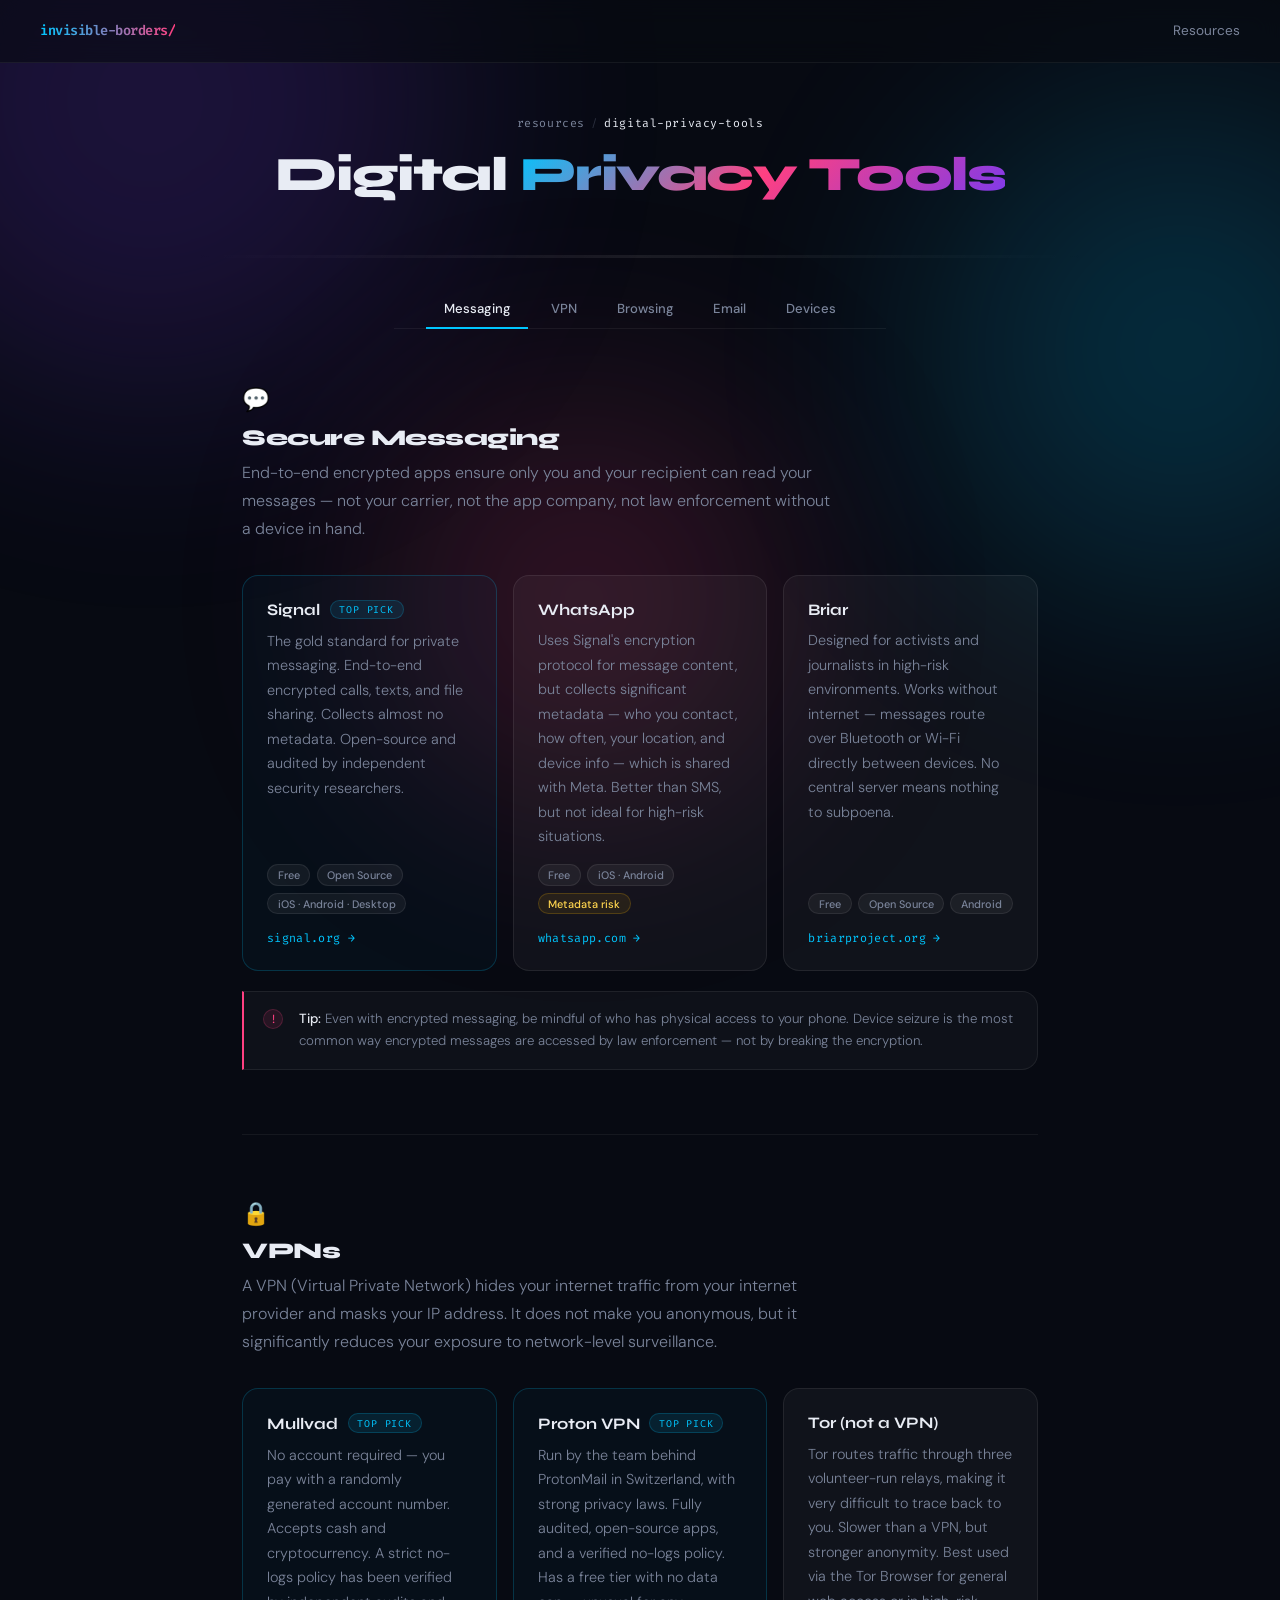
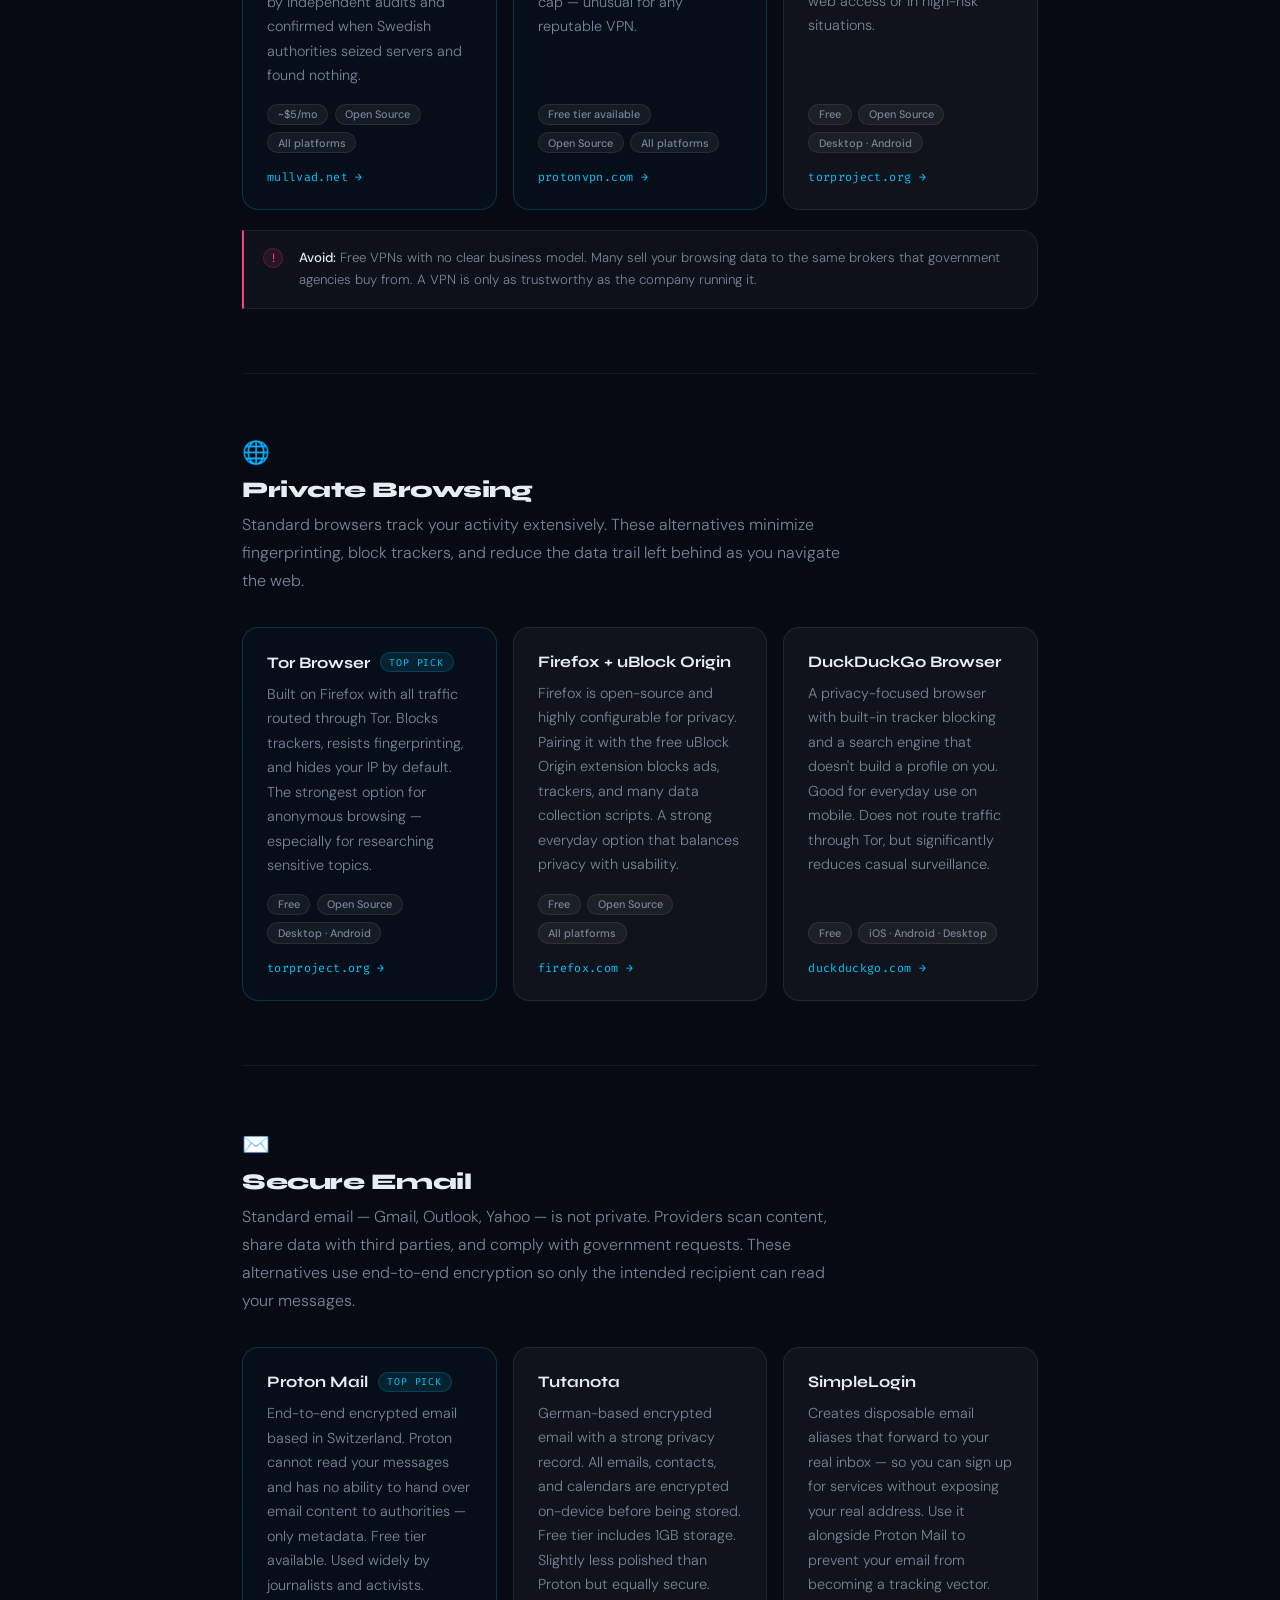
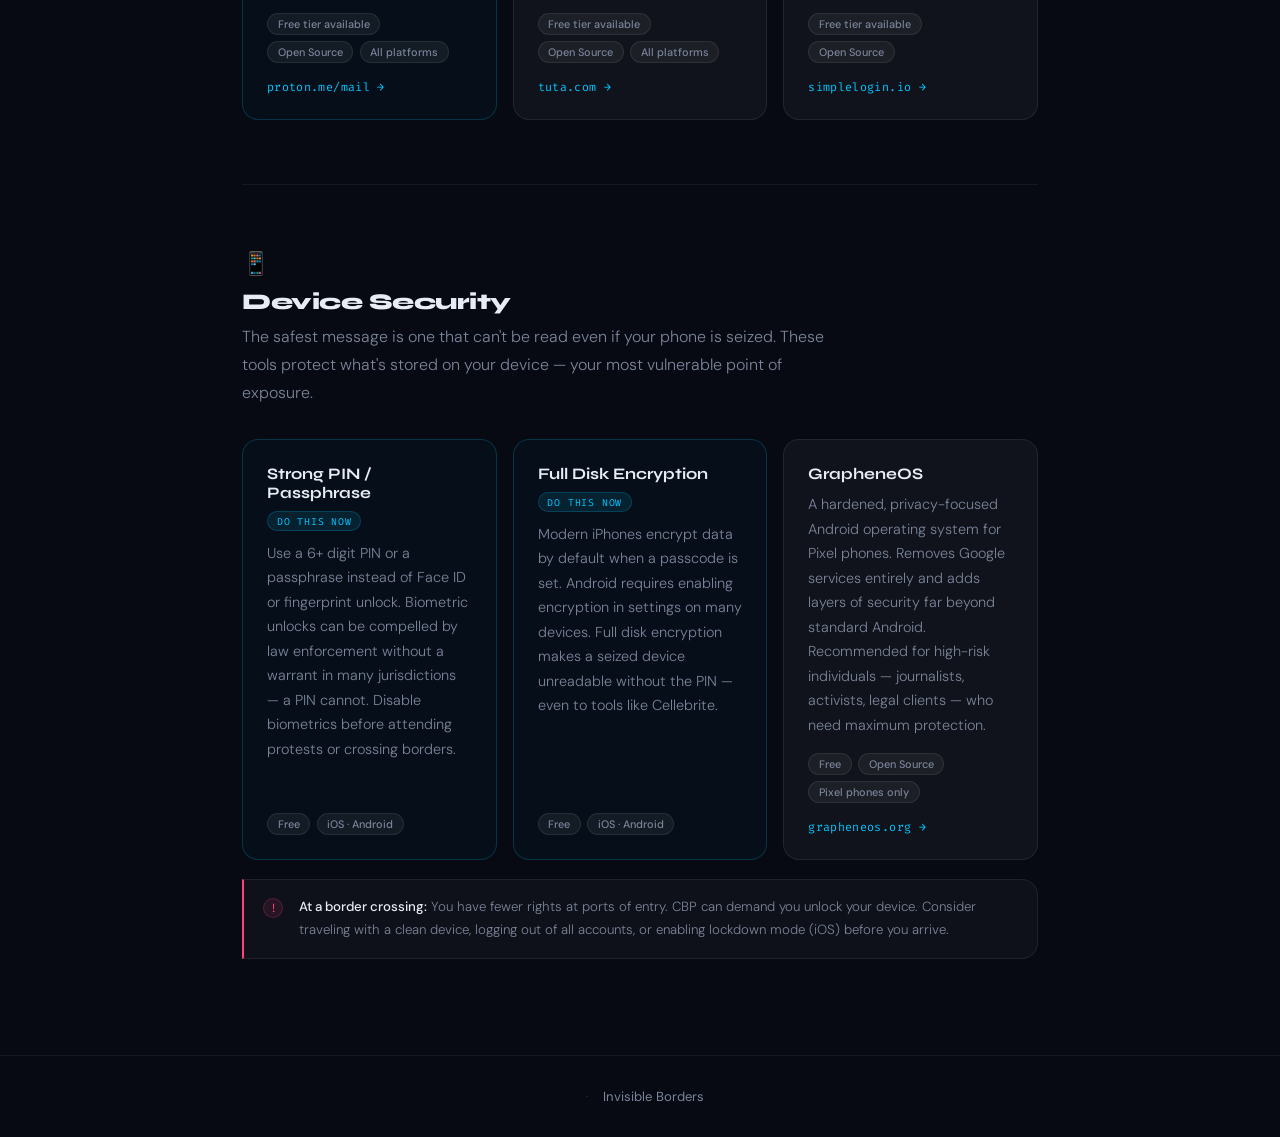
<file: tools.html>
<!DOCTYPE html>
<html lang="en">
<head>
  <meta charset="UTF-8">
  <title>Digital Privacy Tools · Invisible Borders</title>
  <meta name="viewport" content="width=device-width, initial-scale=1.0">
  <link href="https://fonts.googleapis.com/css2?family=Fira+Code:wght@400;600&family=Syne:wght@700;800&family=DM+Sans:wght@300;400;500&display=swap" rel="stylesheet">
  <link rel="stylesheet" href="index.css">
  <link rel="stylesheet" href="tools.css">
</head>
<body>

  <!-- Ambient orbs -->
  <div class="orb orb-1"></div>
  <div class="orb orb-2"></div>
  <div class="orb orb-3"></div>

  <!-- Nav -->
  <nav>
    <a href="index.html" class="nav-logo">invisible-borders/</a>
    <div class="nav-links">
      <a href="index.html#features">Resources</a>
    </div>
  </nav>

  <!-- Compact Header -->
  <header class="page-header">
    <div class="breadcrumb">
      <span class="fira">resources</span>
      <span class="sep">/</span>
      <span class="fira active">digital-privacy-tools</span>
    </div>
    <h1 class="page-title">Digital <span class="grad-text">Privacy Tools</span></h1>
  </header>

  <div class="divider"></div>

  <!-- Category Nav -->
  <div class="cat-nav">
    <a href="#messaging" class="cat-link active">Messaging</a>
    <a href="#vpn" class="cat-link">VPN</a>
    <a href="#browsing" class="cat-link">Browsing</a>
    <a href="#email" class="cat-link">Email</a>
    <a href="#devices" class="cat-link">Devices</a>
  </div>

  <!-- Tools Content -->
  <main class="tools-main">

    <!-- ── Messaging ── -->
    <section id="messaging" class="tool-section reveal">
      <div class="section-label">
        <span class="section-icon">💬</span>
        <h2 class="section-title">Secure Messaging</h2>
        <p class="section-desc">End-to-end encrypted apps ensure only you and your recipient can read your messages — not your carrier, not the app company, not law enforcement without a device in hand.</p>
      </div>
      <div class="tools-grid">

        <div class="tool-card recommended">
          <div class="tool-card-top">
            <div class="tool-name-row">
              <span class="tool-name">Signal</span>
              <span class="rec-badge">Top Pick</span>
            </div>
            <p class="tool-desc">The gold standard for private messaging. End-to-end encrypted calls, texts, and file sharing. Collects almost no metadata. Open-source and audited by independent security researchers.</p>
          </div>
          <div class="tool-meta">
            <span class="meta-tag">Free</span>
            <span class="meta-tag">Open Source</span>
            <span class="meta-tag">iOS · Android · Desktop</span>
          </div>
          <a href="https://signal.org" target="_blank" class="tool-link fira">signal.org →</a>
        </div>

        <div class="tool-card">
          <div class="tool-card-top">
            <div class="tool-name-row">
              <span class="tool-name">WhatsApp</span>
            </div>
            <p class="tool-desc">Uses Signal's encryption protocol for message content, but collects significant metadata — who you contact, how often, your location, and device info — which is shared with Meta. Better than SMS, but not ideal for high-risk situations.</p>
          </div>
          <div class="tool-meta">
            <span class="meta-tag">Free</span>
            <span class="meta-tag">iOS · Android</span>
            <span class="meta-tag caution">Metadata risk</span>
          </div>
          <a href="https://www.whatsapp.com" target="_blank" class="tool-link fira">whatsapp.com →</a>
        </div>

        <div class="tool-card">
          <div class="tool-card-top">
            <div class="tool-name-row">
              <span class="tool-name">Briar</span>
            </div>
            <p class="tool-desc">Designed for activists and journalists in high-risk environments. Works without internet — messages route over Bluetooth or Wi-Fi directly between devices. No central server means nothing to subpoena.</p>
          </div>
          <div class="tool-meta">
            <span class="meta-tag">Free</span>
            <span class="meta-tag">Open Source</span>
            <span class="meta-tag">Android</span>
          </div>
          <a href="https://briarproject.org" target="_blank" class="tool-link fira">briarproject.org →</a>
        </div>

      </div>
      <div class="section-tip">
        <span class="tip-icon fira">!</span>
        <p><strong>Tip:</strong> Even with encrypted messaging, be mindful of who has physical access to your phone. Device seizure is the most common way encrypted messages are accessed by law enforcement — not by breaking the encryption.</p>
      </div>
    </section>

    <div class="section-sep"></div>

    <!-- ── VPN ── -->
    <section id="vpn" class="tool-section reveal">
      <div class="section-label">
        <span class="section-icon">🔒</span>
        <h2 class="section-title">VPNs</h2>
        <p class="section-desc">A VPN (Virtual Private Network) hides your internet traffic from your internet provider and masks your IP address. It does not make you anonymous, but it significantly reduces your exposure to network-level surveillance.</p>
      </div>
      <div class="tools-grid">

        <div class="tool-card recommended">
          <div class="tool-card-top">
            <div class="tool-name-row">
              <span class="tool-name">Mullvad</span>
              <span class="rec-badge">Top Pick</span>
            </div>
            <p class="tool-desc">No account required — you pay with a randomly generated account number. Accepts cash and cryptocurrency. A strict no-logs policy has been verified by independent audits and confirmed when Swedish authorities seized servers and found nothing.</p>
          </div>
          <div class="tool-meta">
            <span class="meta-tag">~$5/mo</span>
            <span class="meta-tag">Open Source</span>
            <span class="meta-tag">All platforms</span>
          </div>
          <a href="https://mullvad.net" target="_blank" class="tool-link fira">mullvad.net →</a>
        </div>

        <div class="tool-card recommended">
          <div class="tool-card-top">
            <div class="tool-name-row">
              <span class="tool-name">Proton VPN</span>
              <span class="rec-badge">Top Pick</span>
            </div>
            <p class="tool-desc">Run by the team behind ProtonMail in Switzerland, with strong privacy laws. Fully audited, open-source apps, and a verified no-logs policy. Has a free tier with no data cap — unusual for any reputable VPN.</p>
          </div>
          <div class="tool-meta">
            <span class="meta-tag">Free tier available</span>
            <span class="meta-tag">Open Source</span>
            <span class="meta-tag">All platforms</span>
          </div>
          <a href="https://protonvpn.com" target="_blank" class="tool-link fira">protonvpn.com →</a>
        </div>

        <div class="tool-card">
          <div class="tool-card-top">
            <div class="tool-name-row">
              <span class="tool-name">Tor (not a VPN)</span>
            </div>
            <p class="tool-desc">Tor routes traffic through three volunteer-run relays, making it very difficult to trace back to you. Slower than a VPN, but stronger anonymity. Best used via the Tor Browser for general web access or in high-risk situations.</p>
          </div>
          <div class="tool-meta">
            <span class="meta-tag">Free</span>
            <span class="meta-tag">Open Source</span>
            <span class="meta-tag">Desktop · Android</span>
          </div>
          <a href="https://www.torproject.org" target="_blank" class="tool-link fira">torproject.org →</a>
        </div>

      </div>
      <div class="section-tip">
        <span class="tip-icon fira">!</span>
        <p><strong>Avoid:</strong> Free VPNs with no clear business model. Many sell your browsing data to the same brokers that government agencies buy from. A VPN is only as trustworthy as the company running it.</p>
      </div>
    </section>

    <div class="section-sep"></div>

    <!-- ── Browsing ── -->
    <section id="browsing" class="tool-section reveal">
      <div class="section-label">
        <span class="section-icon">🌐</span>
        <h2 class="section-title">Private Browsing</h2>
        <p class="section-desc">Standard browsers track your activity extensively. These alternatives minimize fingerprinting, block trackers, and reduce the data trail left behind as you navigate the web.</p>
      </div>
      <div class="tools-grid">

        <div class="tool-card recommended">
          <div class="tool-card-top">
            <div class="tool-name-row">
              <span class="tool-name">Tor Browser</span>
              <span class="rec-badge">Top Pick</span>
            </div>
            <p class="tool-desc">Built on Firefox with all traffic routed through Tor. Blocks trackers, resists fingerprinting, and hides your IP by default. The strongest option for anonymous browsing — especially for researching sensitive topics.</p>
          </div>
          <div class="tool-meta">
            <span class="meta-tag">Free</span>
            <span class="meta-tag">Open Source</span>
            <span class="meta-tag">Desktop · Android</span>
          </div>
          <a href="https://www.torproject.org/download" target="_blank" class="tool-link fira">torproject.org →</a>
        </div>

        <div class="tool-card">
          <div class="tool-card-top">
            <div class="tool-name-row">
              <span class="tool-name">Firefox + uBlock Origin</span>
            </div>
            <p class="tool-desc">Firefox is open-source and highly configurable for privacy. Pairing it with the free uBlock Origin extension blocks ads, trackers, and many data collection scripts. A strong everyday option that balances privacy with usability.</p>
          </div>
          <div class="tool-meta">
            <span class="meta-tag">Free</span>
            <span class="meta-tag">Open Source</span>
            <span class="meta-tag">All platforms</span>
          </div>
          <a href="https://firefox.com" target="_blank" class="tool-link fira">firefox.com →</a>
        </div>

        <div class="tool-card">
          <div class="tool-card-top">
            <div class="tool-name-row">
              <span class="tool-name">DuckDuckGo Browser</span>
            </div>
            <p class="tool-desc">A privacy-focused browser with built-in tracker blocking and a search engine that doesn't build a profile on you. Good for everyday use on mobile. Does not route traffic through Tor, but significantly reduces casual surveillance.</p>
          </div>
          <div class="tool-meta">
            <span class="meta-tag">Free</span>
            <span class="meta-tag">iOS · Android · Desktop</span>
          </div>
          <a href="https://duckduckgo.com" target="_blank" class="tool-link fira">duckduckgo.com →</a>
        </div>

      </div>
    </section>

    <div class="section-sep"></div>

    <!-- ── Email ── -->
    <section id="email" class="tool-section reveal">
      <div class="section-label">
        <span class="section-icon">✉️</span>
        <h2 class="section-title">Secure Email</h2>
        <p class="section-desc">Standard email — Gmail, Outlook, Yahoo — is not private. Providers scan content, share data with third parties, and comply with government requests. These alternatives use end-to-end encryption so only the intended recipient can read your messages.</p>
      </div>
      <div class="tools-grid">

        <div class="tool-card recommended">
          <div class="tool-card-top">
            <div class="tool-name-row">
              <span class="tool-name">Proton Mail</span>
              <span class="rec-badge">Top Pick</span>
            </div>
            <p class="tool-desc">End-to-end encrypted email based in Switzerland. Proton cannot read your messages and has no ability to hand over email content to authorities — only metadata. Free tier available. Used widely by journalists and activists.</p>
          </div>
          <div class="tool-meta">
            <span class="meta-tag">Free tier available</span>
            <span class="meta-tag">Open Source</span>
            <span class="meta-tag">All platforms</span>
          </div>
          <a href="https://proton.me/mail" target="_blank" class="tool-link fira">proton.me/mail →</a>
        </div>

        <div class="tool-card">
          <div class="tool-card-top">
            <div class="tool-name-row">
              <span class="tool-name">Tutanota</span>
            </div>
            <p class="tool-desc">German-based encrypted email with a strong privacy record. All emails, contacts, and calendars are encrypted on-device before being stored. Free tier includes 1GB storage. Slightly less polished than Proton but equally secure.</p>
          </div>
          <div class="tool-meta">
            <span class="meta-tag">Free tier available</span>
            <span class="meta-tag">Open Source</span>
            <span class="meta-tag">All platforms</span>
          </div>
          <a href="https://tuta.com" target="_blank" class="tool-link fira">tuta.com →</a>
        </div>

        <div class="tool-card">
          <div class="tool-card-top">
            <div class="tool-name-row">
              <span class="tool-name">SimpleLogin</span>
            </div>
            <p class="tool-desc">Creates disposable email aliases that forward to your real inbox — so you can sign up for services without exposing your real address. Use it alongside Proton Mail to prevent your email from becoming a tracking vector.</p>
          </div>
          <div class="tool-meta">
            <span class="meta-tag">Free tier available</span>
            <span class="meta-tag">Open Source</span>
          </div>
          <a href="https://simplelogin.io" target="_blank" class="tool-link fira">simplelogin.io →</a>
        </div>

      </div>
    </section>

    <div class="section-sep"></div>

    <!-- ── Devices ── -->
    <section id="devices" class="tool-section reveal">
      <div class="section-label">
        <span class="section-icon">📱</span>
        <h2 class="section-title">Device Security</h2>
        <p class="section-desc">The safest message is one that can't be read even if your phone is seized. These tools protect what's stored on your device — your most vulnerable point of exposure.</p>
      </div>
      <div class="tools-grid">

        <div class="tool-card recommended">
          <div class="tool-card-top">
            <div class="tool-name-row">
              <span class="tool-name">Strong PIN / Passphrase</span>
              <span class="rec-badge">Do This Now</span>
            </div>
            <p class="tool-desc">Use a 6+ digit PIN or a passphrase instead of Face ID or fingerprint unlock. Biometric unlocks can be compelled by law enforcement without a warrant in many jurisdictions — a PIN cannot. Disable biometrics before attending protests or crossing borders.</p>
          </div>
          <div class="tool-meta">
            <span class="meta-tag">Free</span>
            <span class="meta-tag">iOS · Android</span>
          </div>
        </div>

        <div class="tool-card recommended">
          <div class="tool-card-top">
            <div class="tool-name-row">
              <span class="tool-name">Full Disk Encryption</span>
              <span class="rec-badge">Do This Now</span>
            </div>
            <p class="tool-desc">Modern iPhones encrypt data by default when a passcode is set. Android requires enabling encryption in settings on many devices. Full disk encryption makes a seized device unreadable without the PIN — even to tools like Cellebrite.</p>
          </div>
          <div class="tool-meta">
            <span class="meta-tag">Free</span>
            <span class="meta-tag">iOS · Android</span>
          </div>
        </div>

        <div class="tool-card">
          <div class="tool-card-top">
            <div class="tool-name-row">
              <span class="tool-name">GrapheneOS</span>
            </div>
            <p class="tool-desc">A hardened, privacy-focused Android operating system for Pixel phones. Removes Google services entirely and adds layers of security far beyond standard Android. Recommended for high-risk individuals — journalists, activists, legal clients — who need maximum protection.</p>
          </div>
          <div class="tool-meta">
            <span class="meta-tag">Free</span>
            <span class="meta-tag">Open Source</span>
            <span class="meta-tag">Pixel phones only</span>
          </div>
          <a href="https://grapheneos.org" target="_blank" class="tool-link fira">grapheneos.org →</a>
        </div>

      </div>
      <div class="section-tip">
        <span class="tip-icon fira">!</span>
        <p><strong>At a border crossing:</strong> You have fewer rights at ports of entry. CBP can demand you unlock your device. Consider traveling with a clean device, logging out of all accounts, or enabling lockdown mode (iOS) before you arrive.</p>
      </div>
    </section>

  </main>

  <!-- Footer -->
  <footer>
    <span class="footer-sep">·</span>
    <a href="#">Invisible Borders</a>
  </footer>

  <script>
    // Scroll-reveal
    const observer = new IntersectionObserver(entries => {
      entries.forEach(e => {
        if (e.isIntersecting) {
          e.target.classList.add('revealed');
          observer.unobserve(e.target);
        }
      });
    }, { threshold: 0.07 });
    document.querySelectorAll('.reveal').forEach(el => observer.observe(el));

    // Category nav active state on scroll
    const sections = document.querySelectorAll('.tool-section');
    const catLinks = document.querySelectorAll('.cat-link');

    const sectionObserver = new IntersectionObserver(entries => {
      entries.forEach(e => {
        if (e.isIntersecting) {
          catLinks.forEach(l => l.classList.remove('active'));
          const active = document.querySelector(`.cat-link[href="#${e.target.id}"]`);
          if (active) active.classList.add('active');
        }
      });
    }, { threshold: 0.4 });

    sections.forEach(s => sectionObserver.observe(s));
  </script>

</body>
</html>
</file>
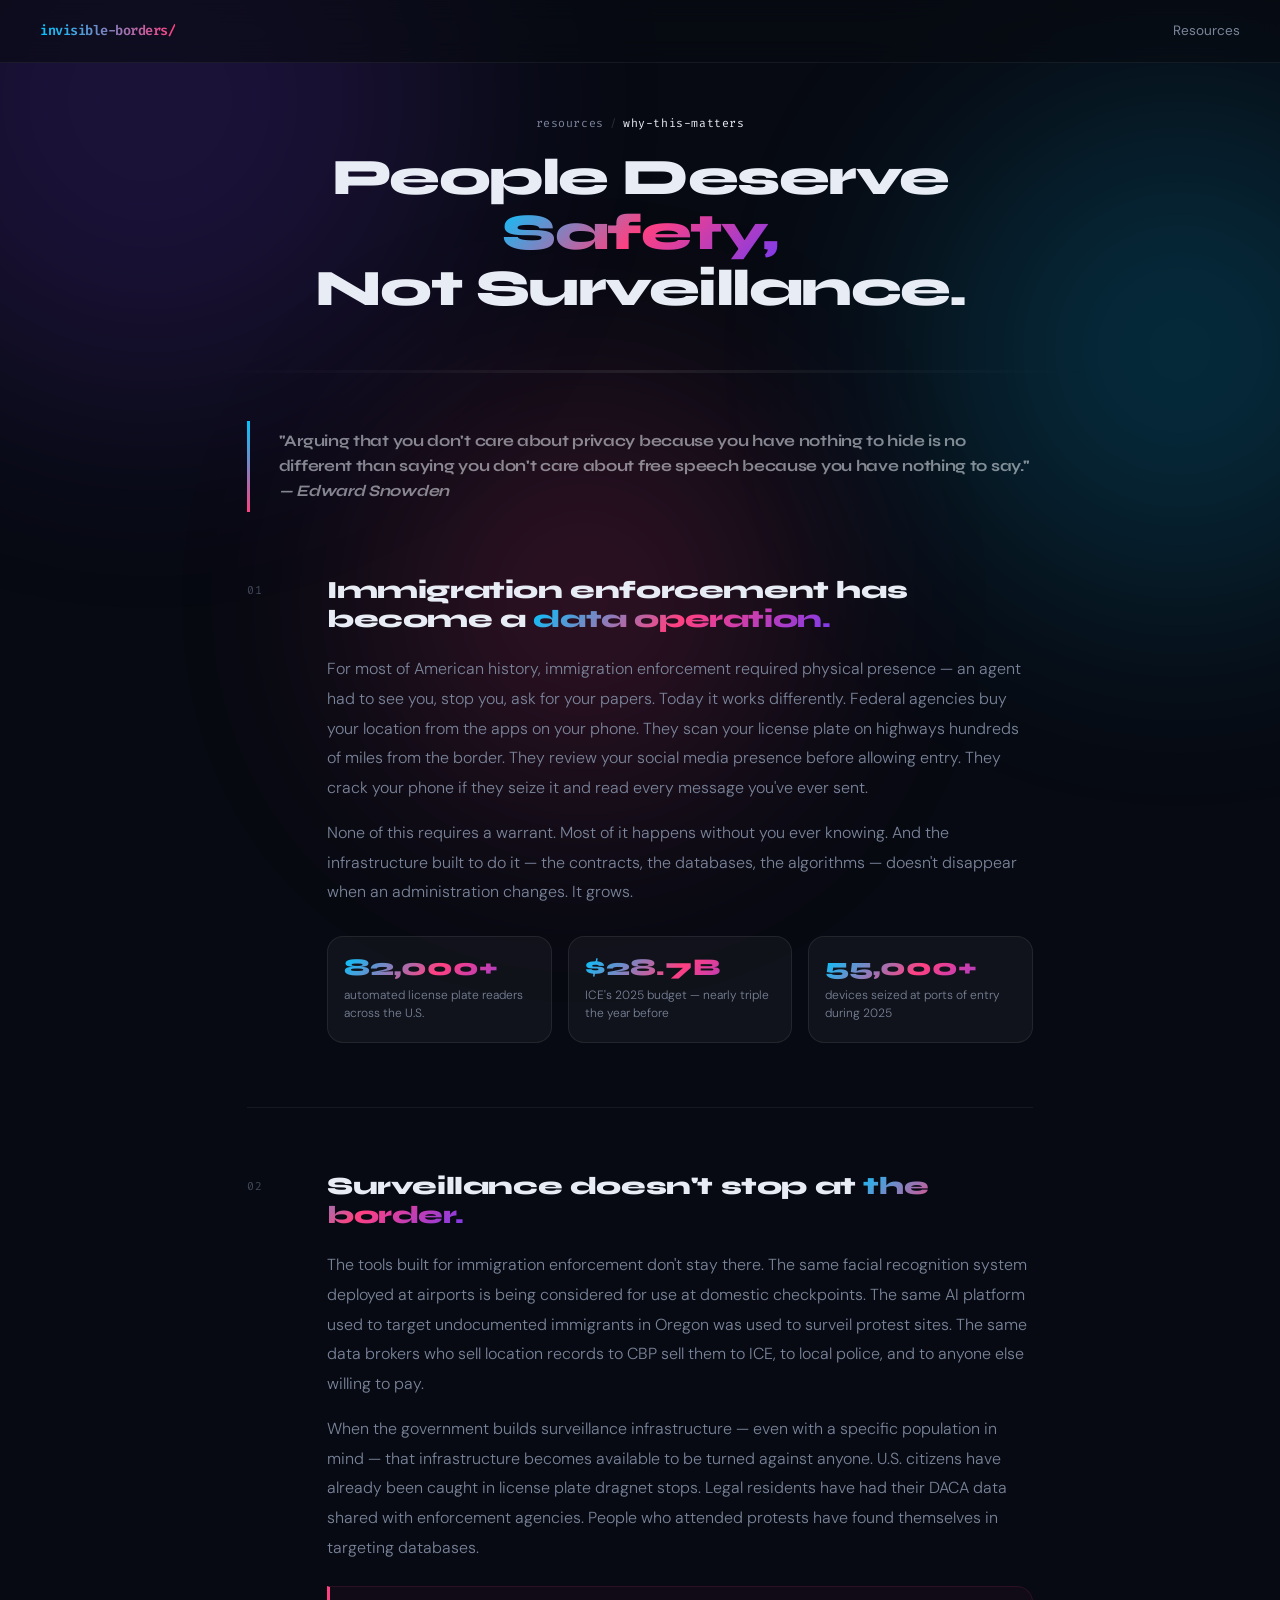
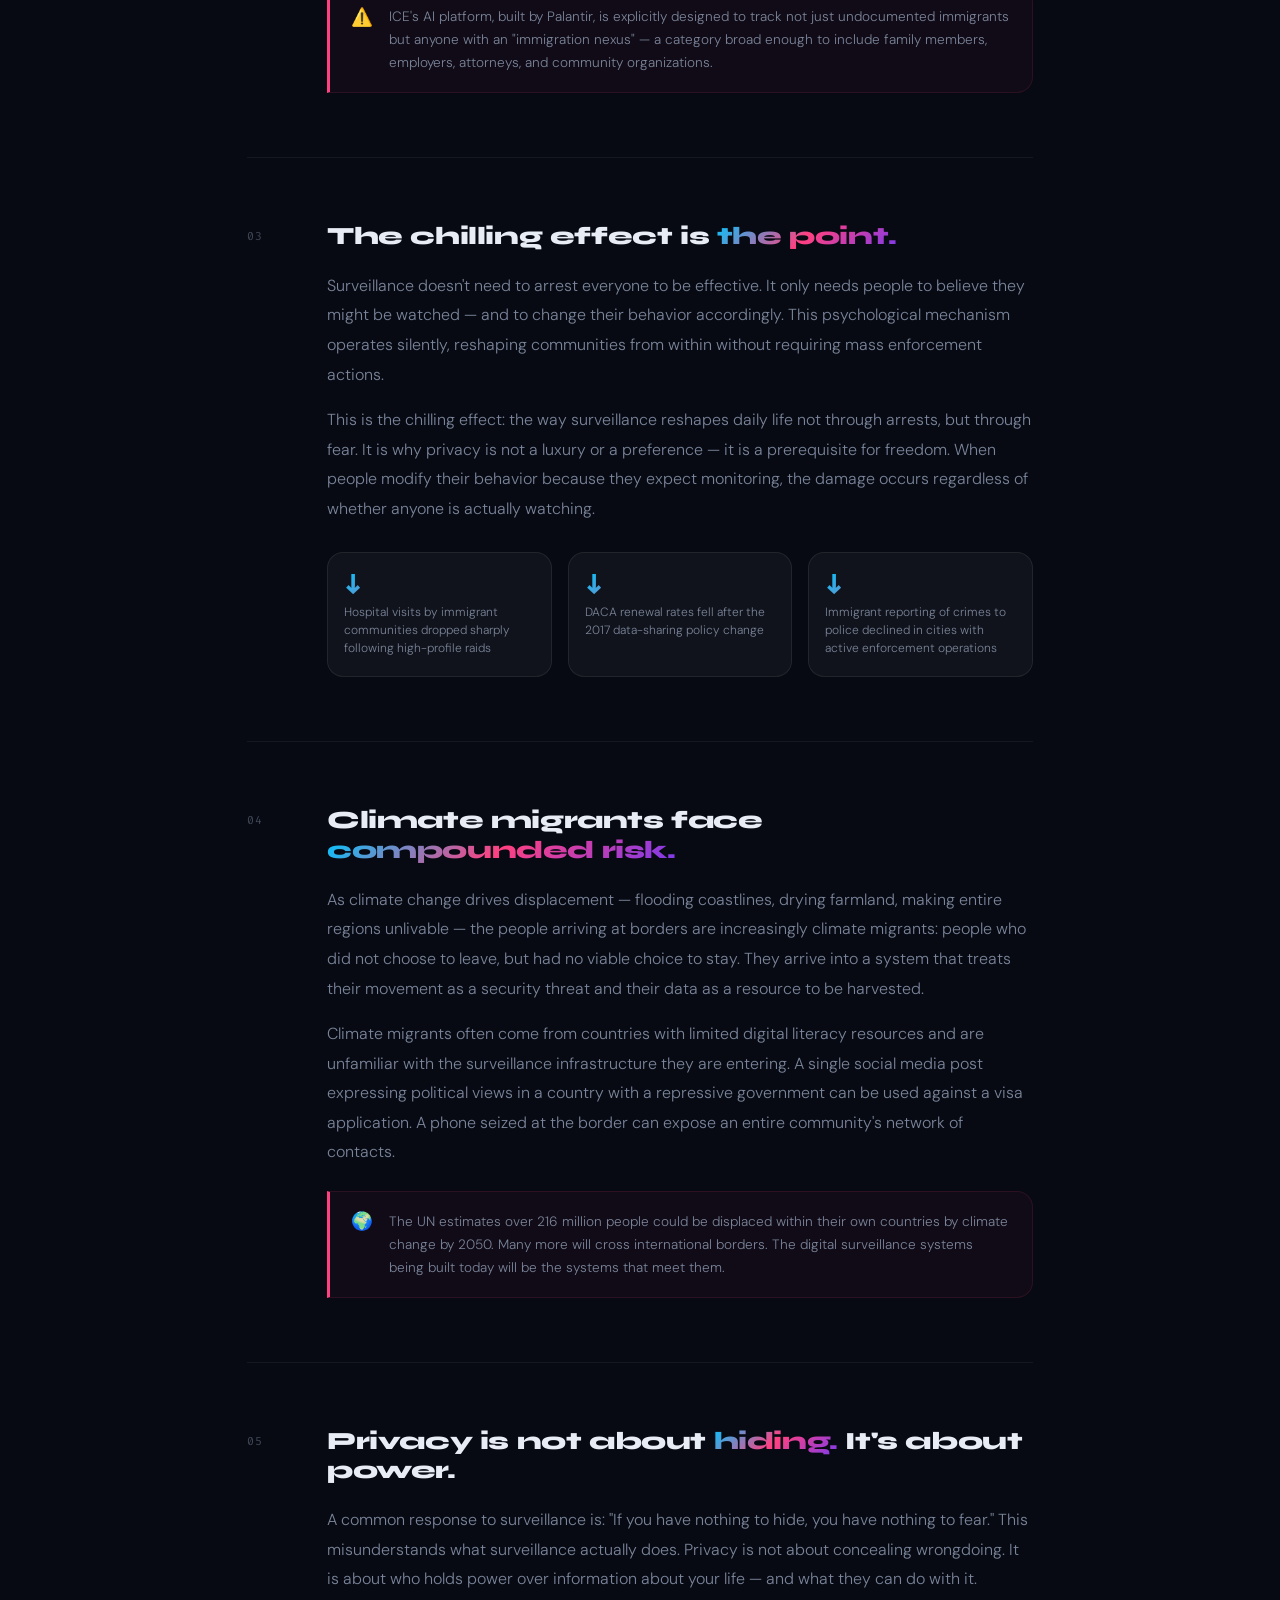
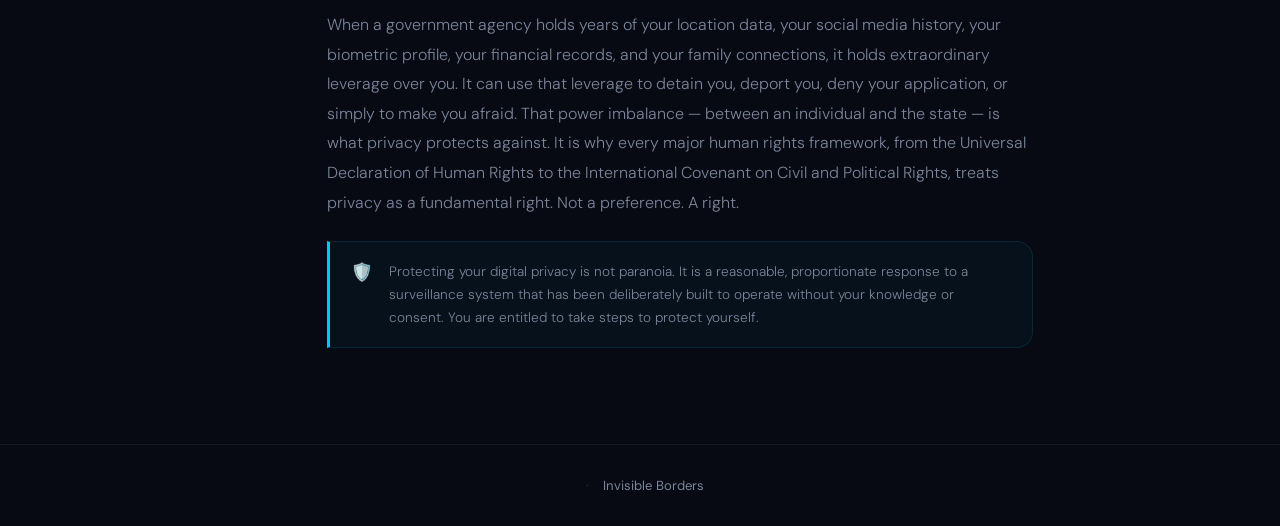
<file: why.html>
<!DOCTYPE html>
<html lang="en">
<head>
  <meta charset="UTF-8">
  <title>Why This Matters · Invisible Borders</title>
  <meta name="viewport" content="width=device-width, initial-scale=1.0">
  <link href="https://fonts.googleapis.com/css2?family=Fira+Code:wght@400;600&family=Syne:wght@700;800&family=DM+Sans:wght@300;400;500&display=swap" rel="stylesheet">
  <link rel="stylesheet" href="index.css">
  <link rel="stylesheet" href="why.css">
</head>
<body>

  <!-- Ambient orbs -->
  <div class="orb orb-1"></div>
  <div class="orb orb-2"></div>
  <div class="orb orb-3"></div>

  <!-- Nav -->
  <nav>
    <a href="index.html" class="nav-logo">invisible-borders/</a>
    <div class="nav-links">
      <a href="index.html#features">Resources</a>
    </div>
  </nav>

  <!-- Compact Header -->
  <header class="page-header">
    <div class="breadcrumb">
      <span class="fira">resources</span>
      <span class="sep">/</span>
      <span class="fira active">why-this-matters</span>
    </div>
    <h1 class="page-title">People Deserve <span class="grad-text">Safety,</span><br>Not Surveillance.</h1>
  </header>

  <div class="divider"></div>

  <!-- Intro pull quote -->
  <div class="pull-quote-wrap reveal">
    <blockquote class="pull-quote">
      "Arguing that you don't care about privacy because you have nothing to hide
      is no different than saying you don't care about free speech
      because you have nothing to say."
      <cite class="pull-quote-cite">— Edward Snowden</cite>
    </blockquote>
  </div>

  <!-- Main content -->
  <main class="why-main">

    <!-- Section 1 -->
    <section class="why-section reveal">
      <div class="why-number fira">01</div>
      <div class="why-content">
        <h2 class="why-title">Immigration enforcement has become a <span class="grad-text">data operation.</span></h2>
        <p>For most of American history, immigration enforcement required physical presence — an agent had to see you, stop you, ask for your papers. Today it works differently. Federal agencies buy your location from the apps on your phone. They scan your license plate on highways hundreds of miles from the border. They review your social media presence before allowing entry. They crack your phone if they seize it and read every message you've ever sent.</p>
        <p>None of this requires a warrant. Most of it happens without you ever knowing. And the infrastructure built to do it — the contracts, the databases, the algorithms — doesn't disappear when an administration changes. It grows.</p>
        <div class="why-stat-row">
          <div class="why-stat">
            <span class="why-stat-num grad-text">82,000+</span>
            <span class="why-stat-label">automated license plate readers across the U.S.</span>
          </div>
          <div class="why-stat">
            <span class="why-stat-num grad-text">$28.7B</span>
            <span class="why-stat-label">ICE's 2025 budget — nearly triple the year before</span>
          </div>
          <div class="why-stat">
            <span class="why-stat-num grad-text">55,000+</span>
            <span class="why-stat-label">devices seized at ports of entry during 2025</span>
          </div>
        </div>
      </div>
    </section>

    <div class="why-sep"></div>

    <!-- Section 2 -->
    <section class="why-section reveal">
      <div class="why-number fira">02</div>
      <div class="why-content">
        <h2 class="why-title">Surveillance doesn't stop at<span class="grad-text"> the border.</span></h2>
        <p>The tools built for immigration enforcement don't stay there. The same facial recognition system deployed at airports is being considered for use at domestic checkpoints. The same AI platform used to target undocumented immigrants in Oregon was used to surveil protest sites. The same data brokers who sell location records to CBP sell them to ICE, to local police, and to anyone else willing to pay.</p>
        <p>When the government builds surveillance infrastructure — even with a specific population in mind — that infrastructure becomes available to be turned against anyone. U.S. citizens have already been caught in license plate dragnet stops. Legal residents have had their DACA data shared with enforcement agencies. People who attended protests have found themselves in targeting databases.</p>
        <div class="callout-box">
          <span class="callout-icon">⚠️</span>
          <p>ICE's AI platform, built by Palantir, is explicitly designed to track not just undocumented immigrants but anyone with an "immigration nexus" — a category broad enough to include family members, employers, attorneys, and community organizations.</p>
        </div>
      </div>
    </section>

    <div class="why-sep"></div>

    <!-- Section 3 -->
    <section class="why-section reveal">
      <div class="why-number fira">03</div>
      <div class="why-content">
        <h2 class="why-title">The chilling effect is <span class="grad-text">the point.</span></h2>
        <p>Surveillance doesn't need to arrest everyone to be effective. It only needs people to believe they might be watched — and to change their behavior accordingly. This psychological mechanism operates silently, reshaping communities from within without requiring mass enforcement actions.</p>
        <p>This is the chilling effect: the way surveillance reshapes daily life not through arrests, but through fear. It is why privacy is not a luxury or a preference — it is a prerequisite for freedom. When people modify their behavior because they expect monitoring, the damage occurs regardless of whether anyone is actually watching.</p>
        <div class="why-stat-row">
          <div class="why-stat">
            <span class="why-stat-num grad-text">↓</span>
            <span class="why-stat-label">Hospital visits by immigrant communities dropped sharply following high-profile raids</span>
          </div>
          <div class="why-stat">
            <span class="why-stat-num grad-text">↓</span>
            <span class="why-stat-label">DACA renewal rates fell after the 2017 data-sharing policy change</span>
          </div>
          <div class="why-stat">
            <span class="why-stat-num grad-text">↓</span>
            <span class="why-stat-label">Immigrant reporting of crimes to police declined in cities with active enforcement operations</span>
          </div>
        </div>
      </div>
    </section>

    <div class="why-sep"></div>

    <!-- Section 4 -->
    <section class="why-section reveal">
      <div class="why-number fira">04</div>
      <div class="why-content">
        <h2 class="why-title">Climate migrants face <span class="grad-text">compounded risk.</span></h2>
        <p>As climate change drives displacement — flooding coastlines, drying farmland, making entire regions unlivable — the people arriving at borders are increasingly climate migrants: people who did not choose to leave, but had no viable choice to stay. They arrive into a system that treats their movement as a security threat and their data as a resource to be harvested.</p>
        <p>Climate migrants often come from countries with limited digital literacy resources and are unfamiliar with the surveillance infrastructure they are entering. A single social media post expressing political views in a country with a repressive government can be used against a visa application. A phone seized at the border can expose an entire community's network of contacts.</p>
        <div class="callout-box">
          <span class="callout-icon">🌍</span>
          <p>The UN estimates over 216 million people could be displaced within their own countries by climate change by 2050. Many more will cross international borders. The digital surveillance systems being built today will be the systems that meet them.</p>
        </div>
      </div>
    </section>

    <div class="why-sep"></div>

    <!-- Section 5 -->
    <section class="why-section reveal">
      <div class="why-number fira">05</div>
      <div class="why-content">
        <h2 class="why-title">Privacy is not about <span class="grad-text">hiding.</span> It's about power.</h2>
        <p>A common response to surveillance is: "If you have nothing to hide, you have nothing to fear." This misunderstands what surveillance actually does. Privacy is not about concealing wrongdoing. It is about who holds power over information about your life — and what they can do with it.</p>
        <p>When a government agency holds years of your location data, your social media history, your biometric profile, your financial records, and your family connections, it holds extraordinary leverage over you. It can use that leverage to detain you, deport you, deny your application, or simply to make you afraid. That power imbalance — between an individual and the state — is what privacy protects against. It is why every major human rights framework, from the Universal Declaration of Human Rights to the International Covenant on Civil and Political Rights, treats privacy as a fundamental right. Not a preference. A right.</p>
        <div class="callout-box callout-affirm">
          <span class="callout-icon">🛡️</span>
          <p>Protecting your digital privacy is not paranoia. It is a reasonable, proportionate response to a surveillance system that has been deliberately built to operate without your knowledge or consent. You are entitled to take steps to protect yourself.</p>
        </div>
      </div>
    </section>

  </main>

  <!-- Footer -->
  <footer>
    <span class="footer-sep">·</span>
    <a href="#">Invisible Borders</a>
  </footer>

  <script>
    const observer = new IntersectionObserver(entries => {
      entries.forEach(e => {
        if (e.isIntersecting) {
          e.target.classList.add('revealed');
          observer.unobserve(e.target);
        }
      });
    }, { threshold: 0.07 });
    document.querySelectorAll('.reveal').forEach(el => observer.observe(el));
  </script>

</body>
</html>
</file>
<file: index.css>
/* Reset & basic layout */
*, *::before, *::after { box-sizing: border-box; margin: 0; padding: 0; }
html { scroll-behavior: smooth; }

:root {
  --bg:        #070a12;
  --card-bg:   rgba(255,255,255,0.04);
  --card-border: rgba(255,255,255,0.08);
  --grad-a:    #00c6ff;
  --grad-b:    #ff4081;
  --grad-c:    #7c3aed;
  --text:      #e8ecf4;
  --muted:     #7a849a;
  --radius:    16px;
  --transition: 0.3s ease;
}

/* Body */
body {
  font-family: 'DM Sans', sans-serif;
  background: var(--bg);
  color: var(--text);
  min-height: 100vh;
  display: flex;
  flex-direction: column;
  overflow-x: hidden;
}

/* Ambient background orbs */
.orb {
  position: fixed;
  border-radius: 50%;
  filter: blur(120px);
  pointer-events: none;
  z-index: 0;
  opacity: 0.18;
}
.orb-1 { width: 600px; height: 600px; background: var(--grad-c); top: -200px; left: -150px; }
.orb-2 { width: 500px; height: 500px; background: var(--grad-a); top: 100px; right: -150px; }
.orb-3 { width: 400px; height: 400px; background: var(--grad-b); bottom: 100px; left: 30%; }

/* Navigation */
nav {
  position: relative;
  z-index: 10;
  display: flex;
  align-items: center;
  justify-content: space-between;
  padding: 1.4rem 2.5rem;
  border-bottom: 1px solid rgba(255,255,255,0.06);
  backdrop-filter: blur(12px);
  background: rgba(7,10,18,0.6);
}
.nav-logo {
  font-family: 'Fira Code', monospace;
  font-size: .85rem;
  font-weight: 600;
  background: linear-gradient(90deg, var(--grad-a), var(--grad-b));
  -webkit-background-clip: text;
  -webkit-text-fill-color: transparent;
  background-clip: text;
  letter-spacing: -.5px;
}
.nav-links { display: flex; gap: 2rem; }
.nav-links a {
  font-size: .85rem;
  color: var(--muted);
  text-decoration: none;
  transition: color var(--transition);
}
.nav-links a:hover { color: var(--text); }

/* Header / Hero */
header {
  position: relative;
  z-index: 2;
  text-align: center;
  padding: 7rem 2rem 6rem;
}
.eyebrow {
  display: inline-block;
  font-family: 'Fira Code', monospace;
  font-size: .72rem;
  letter-spacing: .18em;
  text-transform: uppercase;
  color: var(--muted);
  border: 1px solid rgba(255,255,255,0.1);
  border-radius: 999px;
  padding: .35rem 1rem;
  margin-bottom: 2rem;
  opacity: 0;
  animation: fadeUp .5s forwards .1s;
}
h1 {
  font-family: 'Syne', sans-serif;
  font-size: clamp(3.2rem, 9vw, 7rem);
  font-weight: 800;
  letter-spacing: -3px;
  line-height: 0.95;
  margin-bottom: 1.8rem;
  opacity: 0;
  animation: fadeUp .6s forwards .25s;
}

/* Gradient text for "Borders" */
.grad-text {
  background: linear-gradient(135deg, var(--grad-a) 0%, var(--grad-b) 50%, var(--grad-c) 100%);
  -webkit-background-clip: text;
  -webkit-text-fill-color: transparent;
  background-clip: text;
}

/* Glitch effect on "Invisible" */
.glitch {
  position: relative;
  display: inline-block;
  color: var(--text);
  -webkit-text-fill-color: var(--text);
  animation: glitch 1s linear infinite;
}
.glitch::before,
.glitch::after {
  content: attr(title);
  position: absolute;
  left: 0; top: 0;
}
.glitch::before {
  color: var(--grad-a);
  animation: glitchTop 1s linear infinite;
  clip-path: polygon(0 0, 100% 0, 100% 33%, 0 33%);
}
.glitch::after {
  color: var(--grad-b);
  animation: glitchBottom 1.5s linear infinite;
  clip-path: polygon(0 67%, 100% 67%, 100% 100%, 0 100%);
}
@keyframes glitch {
  2%,64%  { transform: translate(2px,0)  skew(0deg); }
  4%,60%  { transform: translate(-2px,0) skew(0deg); }
  62%     { transform: translate(0,0)    skew(5deg); }
}
@keyframes glitchTop {
  2%,64%  { transform: translate(2px,-2px); }
  4%,60%  { transform: translate(-2px,2px); }
  62%     { transform: translate(13px,-1px) skew(-13deg); }
}
@keyframes glitchBottom {
  2%,64%  { transform: translate(-2px,0); }
  4%,60%  { transform: translate(-2px,0); }
  62%     { transform: translate(-22px,5px) skew(21deg); }
}

.hero-sub {
  max-width: 560px;
  margin: 0 auto 3rem;
  font-size: 1.05rem;
  font-weight: 300;
  line-height: 1.7;
  color: var(--muted);
  opacity: 0;
  animation: fadeUp .6s forwards .45s;
}
.cta-btn {
  display: inline-block;
  padding: 1rem 2.4rem;
  font-family: 'DM Sans', sans-serif;
  font-size: .95rem;
  font-weight: 500;
  border-radius: 999px;
  text-decoration: none;
  background: linear-gradient(135deg, var(--grad-a), var(--grad-b));
  color: #fff;
  box-shadow: 0 0 40px rgba(0,198,255,0.25), 0 0 80px rgba(255,64,129,0.15);
  transition: transform var(--transition), box-shadow var(--transition);
  opacity: 0;
  animation: fadeUp .6s forwards .6s;
}
.cta-btn:hover {
  transform: translateY(-3px);
  box-shadow: 0 0 60px rgba(0,198,255,0.4), 0 0 100px rgba(255,64,129,0.25);
}

/* Divider line */
.divider {
  position: relative;
  z-index: 2;
  width: 900px;
  margin: 0 auto;
  padding: 0 2rem;
  height: 3px;
  background: linear-gradient(90deg, transparent, rgba(255,255,255,0.08), transparent);
}

/* Feature cards – 2×2 grid */
section.features {
  position: relative;
  z-index: 2;
  max-width: 900px;
  margin: 5rem auto 6rem;
  padding: 0 2rem;
  display: grid;
  gap: 1.2rem;
  grid-template-columns: repeat(2, 1fr);
}
.feature-card {
  background: var(--card-bg);
  border: 1px solid var(--card-border);
  border-radius: var(--radius);
  padding: 2rem;
  backdrop-filter: blur(16px);
  transition: transform var(--transition), border-color var(--transition), box-shadow var(--transition);
  position: relative;
  overflow: hidden;
  text-decoration: none;
}

/* Gradient shimmer on hover */
.feature-card::before {
  content: '';
  position: absolute;
  inset: 0;
  border-radius: var(--radius);
  background: linear-gradient(135deg, rgba(0,198,255,0.07), rgba(255,64,129,0.07));
  opacity: 0;
  transition: opacity var(--transition);
}
.feature-card:hover {
  transform: translateY(-6px);
  border-color: rgba(255,255,255,0.16);
  box-shadow: 0 24px 60px rgba(0,0,0,0.4);
}
.feature-card:hover::before { opacity: 1; }

.card-icon {
  font-size: 1.6rem;
  margin-bottom: 1rem;
  display: block;
}
.feature-card h3 {
  font-family: 'Syne', sans-serif;
  font-size: 1.05rem;
  font-weight: 700;
  margin-bottom: .6rem;
  background: linear-gradient(90deg, var(--text), rgba(232,236,244,0.7));
  -webkit-background-clip: text;
  -webkit-text-fill-color: transparent;
  background-clip: text;
}
.feature-card p {
  font-size: .88rem;
  color: var(--muted);
  line-height: 1.65;
}

/* Footer */
footer {
  position: relative;
  z-index: 2;
  margin-top: auto;
  text-align: center;
  padding: 2rem 1rem;
  border-top: 1px solid rgba(255,255,255,0.06);
  font-size: .82rem;
  color: var(--muted);
}
footer a {
  color: var(--muted);
  text-decoration: none;
  transition: color var(--transition);
}
footer a:hover { color: var(--text); }
.footer-sep { margin: 0 .6rem; opacity: .3; }

@keyframes fadeUp {
  from { opacity: 0; transform: translateY(16px); }
  to   { opacity: 1; transform: translateY(0); }
}

/* Responsive tweaks */
@media (max-width: 600px) {
  nav { padding: 1.2rem 1.2rem; }
  .nav-links { display: none; }
  header { padding: 5rem 1.2rem 4rem; }
  h1 { letter-spacing: -2px; }
  section.features {
    grid-template-columns: 1fr;
    margin: 3rem auto 4rem;
  }
}
</file>
<file: news.css>
/* ============================================================
   examples.css  –  Scrolling news/article page
   Inherits all CSS variables from styles.css
   ============================================================ */

/* ── Compact Page Header ─────────────────────────────────── */
.page-header {
  position: relative;
  z-index: 2;
  max-width: 760px;
  margin: 0 auto;
  padding: 3rem 2rem 2.5rem;
}

.breadcrumb {
  display: inline-flex;
  align-items: center;
  gap: .45rem;
  font-size: .72rem;
  color: var(--muted);
  margin-bottom: 1.2rem;
  opacity: 0;
  animation: fadeUp .5s forwards .1s;
}
.breadcrumb .fira   { font-family: 'Fira Code', monospace; letter-spacing: .05em; }
.breadcrumb .sep    { opacity: .3; }
.breadcrumb .active { color: var(--text); }

.page-title {
  font-family: 'Syne', sans-serif;
  font-size: clamp(2rem, 5vw, 3rem);
  font-weight: 800;
  letter-spacing: -1.5px;
  line-height: 1.05;
  margin-bottom: .9rem;
  opacity: 0;
  animation: fadeUp .55s forwards .2s;
}

.page-sub {
  font-size: .9rem;
  font-weight: 300;
  line-height: 1.75;
  color: var(--muted);
  max-width: 520px;
  opacity: 0;
  animation: fadeUp .55s forwards .32s;
}

/* ── Filter Bar ──────────────────────────────────────────── */
.filter-bar {
  position: relative;
  z-index: 2;
  max-width: 760px;
  margin: 2rem auto 0;
  padding: 0 2rem;
  display: flex;
  align-items: center;
  gap: .5rem;
  flex-wrap: wrap;
  opacity: 0;
  animation: fadeUp .5s forwards .42s;
}
.filter-label {
  font-size: .7rem;
  color: var(--muted);
  letter-spacing: .12em;
  text-transform: uppercase;
  margin-right: .3rem;
}
.filter-btn {
  font-family: 'DM Sans', sans-serif;
  font-size: .78rem;
  font-weight: 500;
  padding: .35rem 1rem;
  border-radius: 999px;
  border: 1px solid rgba(255,255,255,0.1);
  background: transparent;
  color: var(--muted);
  cursor: pointer;
  transition: all var(--transition);
}
.filter-btn:hover {
  color: var(--text);
  border-color: rgba(255,255,255,0.22);
}
.filter-btn.active {
  background: linear-gradient(135deg, var(--grad-a), var(--grad-b));
  border-color: transparent;
  color: #fff;
}

/* ── Articles Feed ───────────────────────────────────────── */
.articles-feed {
  position: relative;
  z-index: 2;
  max-width: 850px;
  margin: 3rem auto 6rem;
  padding: 0 2rem;
}

/* Separator line between articles */
.article-sep {
  width: 100%;
  height: 1px;
  background: rgba(255,255,255,0.06);
  margin: 3rem 0;
}

/* ── Individual Article ──────────────────────────────────── */
.news-article {
  position: relative;
  padding-left: 1.5rem;
  opacity: 0;
  transform: translateY(22px);
  transition: opacity .55s ease, transform .55s ease;
}

/* Left accent line */
.news-article::before {
  content: '';
  position: absolute;
  left: 0;
  top: .2rem;
  bottom: .2rem;
  width: 2px;
  border-radius: 999px;
  background: linear-gradient(180deg, var(--grad-a), var(--grad-b));
  opacity: .5;
  transition: opacity var(--transition);
}
.news-article:hover::before { opacity: 1; }

.news-article.revealed {
  opacity: 1;
  transform: translateY(0);
}

/* Meta row */
.article-meta {
  display: flex;
  align-items: center;
  gap: .75rem;
  margin-bottom: .85rem;
}
.article-date {
  font-size: .72rem;
  color: var(--muted);
  letter-spacing: .05em;
}

/* Category tags */
.case-tag {
  font-size: .65rem;
  font-weight: 500;
  letter-spacing: .1em;
  text-transform: uppercase;
  padding: .22rem .7rem;
  border-radius: 999px;
  border: 1px solid transparent;
}
.tag-social    { background: rgba(0,198,255,0.1);  color: #00c6ff; border-color: rgba(0,198,255,0.2);  }
.tag-location  { background: rgba(124,58,237,0.1); color: #a78bfa; border-color: rgba(124,58,237,0.2); }
.tag-biometric { background: rgba(255,64,129,0.1); color: #ff80ab; border-color: rgba(255,64,129,0.2); }
.tag-data      { background: rgba(255,183,0,0.1);  color: #ffd54f; border-color: rgba(255,183,0,0.2);  }

/* Title */
.article-title {
  font-family: 'Syne', sans-serif;
  font-size: 1.25rem;
  font-weight: 700;
  line-height: 1.3;
  color: var(--text);
  margin-bottom: 1rem;
  letter-spacing: -.3px;
}

/* Body copy */
.article-body {
  display: flex;
  flex-direction: column;
  gap: .85rem;
}
.article-body p {
  font-size: 1rem;
  line-height: 1.8;
  color: var(--muted);
  font-weight: 300;
}

/* Footer row */
.article-footer {
  display: flex;
  align-items: center;
  justify-content: space-between;
  margin-top: 1.2rem;
  flex-wrap: wrap;
  gap: .6rem;
}
.impact-chip {
  display: inline-flex;
  align-items: center;
  gap: .4rem;
  font-size: .73rem;
  color: var(--muted);
  background: rgba(255,255,255,0.04);
  border: 1px solid rgba(255,255,255,0.07);
  padding: .22rem .75rem;
  border-radius: 999px;
}
.impact-dot {
  width: 5px; height: 5px;
  border-radius: 50%;
  background: var(--grad-b);
  flex-shrink: 0;
  animation: pulse 2s ease-in-out infinite;
}
@keyframes pulse {
  0%, 100% { opacity: 1; transform: scale(1); }
  50%       { opacity: .45; transform: scale(.75); }
}
.learn-link {
  font-family: 'Fira Code', monospace;
  font-size: .73rem;
  color: var(--muted);
  text-decoration: none;
  letter-spacing: .03em;
  transition: color var(--transition);
}
.learn-link:hover { color: var(--grad-a); }

/* ── Responsive ──────────────────────────────────────────── */
@media (max-width: 600px) {
  .page-header { padding: 2rem 1.2rem 1.5rem; }
  .filter-bar  { padding: 0 1.2rem; }
  .articles-feed { padding: 0 1.2rem; margin-top: 2rem; }
  .news-article { padding-left: 1rem; }
  .article-title { font-size: 1.1rem; }
}
</file>
<file: support.css>
/* ============================================================
   support.css  –  Find Local Support page
   Inherits all CSS variables from index.css
   ============================================================ */

/* ── Page Header ─────────────────────────────────────────── */
.page-header {
  position: relative;
  z-index: 2;
  max-width: 860px;
  margin: 0 auto;
  padding: 3rem 2rem 2.5rem;
}
.breadcrumb {
  display: inline-flex;
  align-items: center;
  gap: .45rem;
  font-size: .72rem;
  color: var(--muted);
  margin-bottom: 1.2rem;
  opacity: 0;
  animation: fadeUp .5s forwards .1s;
}
.breadcrumb .fira   { font-family: 'Fira Code', monospace; letter-spacing: .05em; }
.breadcrumb .sep    { opacity: .3; }
.breadcrumb .active { color: var(--text); }

.page-title {
  font-family: 'Syne', sans-serif;
  font-size: clamp(2rem, 5vw, 3rem);
  font-weight: 800;
  letter-spacing: -1.5px;
  line-height: 1.05;
  margin-bottom: .9rem;
  opacity: 0;
  animation: fadeUp .55s forwards .2s;
}
.page-sub {
  font-size: .9rem;
  font-weight: 300;
  line-height: 1.75;
  color: var(--muted);
  max-width: 560px;
  opacity: 0;
  animation: fadeUp .55s forwards .32s;
}

/* ── State Selector ──────────────────────────────────────── */
.state-selector-wrap {
  position: relative;
  z-index: 2;
  max-width: 860px;
  margin: 2.5rem auto 0;
  padding: 0 2rem;
  opacity: 0;
  animation: fadeUp .5s forwards .42s;
}
.state-selector-inner {
  background: var(--card-bg);
  border: 1px solid var(--card-border);
  border-radius: var(--radius);
  padding: 1.75rem 2rem;
  display: flex;
  flex-direction: column;
  gap: 1rem;
}
.state-label {
  font-family: 'Fira Code', monospace;
  font-size: .72rem;
  color: var(--grad-a);
  letter-spacing: .08em;
}
.search-input-wrap {
  display: flex;
  align-items: center;
  gap: .75rem;
  background: rgba(255,255,255,0.03);
  border: 1px solid rgba(255,255,255,0.1);
  border-radius: 8px;
  padding: .65rem 1rem;
  max-width: 480px;
  transition: border-color var(--transition);
}
.search-input-wrap:focus-within {
  border-color: var(--grad-a);
}
.select-pin {
  font-size: 1rem;
  flex-shrink: 0;
}
.state-search-input {
  background: none;
  border: none;
  outline: none;
  color: var(--text);
  font-family: 'DM Sans', sans-serif;
  font-size: .9rem;
  font-weight: 400;
  flex: 1;
  min-width: 0;
}
.state-search-input::placeholder {
  color: var(--muted);
  opacity: .55;
}
.search-go-btn {
  background: rgba(0,198,255,0.1);
  border: 1px solid rgba(0,198,255,0.25);
  border-radius: 6px;
  color: var(--grad-a);
  font-family: 'Fira Code', monospace;
  font-size: .72rem;
  padding: .35rem .8rem;
  cursor: pointer;
  white-space: nowrap;
  flex-shrink: 0;
  transition: background var(--transition), border-color var(--transition);
}
.search-go-btn:hover {
  background: rgba(0,198,255,0.2);
  border-color: rgba(0,198,255,0.5);
}

/* Autocomplete suggestions */
.suggestions-list {
  list-style: none;
  margin: .4rem 0 0;
  padding: .3rem;
  background: var(--card-bg);
  border: 1px solid var(--card-border);
  border-radius: 8px;
  max-width: 480px;
  display: none;
}
.suggestion-item {
  font-family: 'DM Sans', sans-serif;
  font-size: .88rem;
  color: var(--muted);
  padding: .55rem .85rem;
  border-radius: 5px;
  cursor: pointer;
  transition: background var(--transition), color var(--transition);
}
.suggestion-item:hover,
.suggestion-item.highlighted {
  background: rgba(0,198,255,0.08);
  color: var(--text);
}
.state-note {
  font-size: .78rem;
  color: var(--muted);
  font-weight: 300;
  line-height: 1.5;
}

/* ── Main Layout ─────────────────────────────────────────── */
.support-main {
  position: relative;
  z-index: 2;
  max-width: 860px;
  margin: 2.5rem auto 6rem;
  padding: 0 2rem;
  display: flex;
  flex-direction: column;
  gap: 3rem;
}

/* ── Section Headings ────────────────────────────────────── */
.section-heading {
  margin-bottom: 1.2rem;
  padding-bottom: .75rem;
  border-bottom: 1px solid rgba(255,255,255,0.06);
}
.section-heading-label {
  font-family: 'Fira Code', monospace;
  font-size: .75rem;
  color: var(--grad-a);
  letter-spacing: .06em;
}

/* ── Cards Grid ──────────────────────────────────────────── */
.cards-grid {
  display: grid;
  grid-template-columns: repeat(3, 1fr);
  gap: 1rem;
}

/* ── Support Card ────────────────────────────────────────── */
.support-card {
  background: var(--card-bg);
  border: 1px solid var(--card-border);
  border-radius: var(--radius);
  padding: 1.4rem;
  display: flex;
  flex-direction: column;
  gap: .85rem;
  position: relative;
  overflow: hidden;
  transition: border-color var(--transition), box-shadow var(--transition),
              transform var(--transition);
}
.support-card::before {
  content: '';
  position: absolute;
  inset: 0;
  border-radius: var(--radius);
  background: linear-gradient(135deg, rgba(0,198,255,0.04), rgba(255,64,129,0.04));
  opacity: 0;
  transition: opacity var(--transition);
}
.support-card:hover {
  border-color: rgba(255,255,255,0.13);
  box-shadow: 0 14px 40px rgba(0,0,0,0.38);
  transform: translateY(-3px);
}
.support-card:hover::before { opacity: 1; }

/* Card header */
.card-header {
  display: flex;
  align-items: center;
  gap: .75rem;
}
.org-icon {
  font-size: 1.3rem;
  flex-shrink: 0;
}
.org-meta {
  display: flex;
  flex-direction: column;
  gap: .1rem;
}
.org-type {
  font-family: 'Fira Code', monospace;
  font-size: .62rem;
  letter-spacing: .08em;
  text-transform: uppercase;
  padding: .15rem .5rem;
  border-radius: 999px;
  display: inline-block;
  width: fit-content;
}
.org-type.legal     { color: #7dd3fc; background: rgba(125,211,252,0.1); border: 1px solid rgba(125,211,252,0.2); }
.org-type.sanctuary { color: #86efac; background: rgba(134,239,172,0.1); border: 1px solid rgba(134,239,172,0.2); }
.org-type.hotline   { color: #fcd34d; background: rgba(252,211,77,0.1);  border: 1px solid rgba(252,211,77,0.2); }
.org-type.advocacy  { color: #f9a8d4; background: rgba(249,168,212,0.1); border: 1px solid rgba(249,168,212,0.2); }
.org-type.climate   { color: #6ee7b7; background: rgba(110,231,183,0.1); border: 1px solid rgba(110,231,183,0.2); }

.org-scope {
  font-size: .72rem;
  color: var(--muted);
  font-weight: 300;
}
.org-name {
  font-family: 'Syne', sans-serif;
  font-size: 1rem;
  font-weight: 700;
  color: var(--text);
  line-height: 1.25;
}
.org-desc {
  font-size: .95rem;
  line-height: 1.7;
  color: var(--muted);
  font-weight: 300;
  flex: 1;
}
.org-tags {
  display: flex;
  flex-wrap: wrap;
  gap: .35rem;
}
.org-tag {
  font-size: .66rem;
  font-weight: 500;
  padding: .15rem .55rem;
  border-radius: 999px;
  background: rgba(255,255,255,0.05);
  border: 1px solid rgba(255,255,255,0.07);
  color: var(--muted);
  white-space: nowrap;
}
.org-link {
  font-family: 'Fira Code', monospace;
  font-size: .72rem;
  color: var(--muted);
  text-decoration: none;
  letter-spacing: .03em;
  display: inline-block;
  cursor: pointer;
  position: relative;
  z-index: 1;
  transition: color var(--transition);
}
.org-link:hover { color: var(--grad-a); }

/* ── No Results ──────────────────────────────────────────── */
.no-results {
  position: relative;
  z-index: 2;
  max-width: 860px;
  margin: 1.5rem auto 0;
  padding: 1.5rem 2rem;
  display: flex;
  flex-direction: column;
  gap: .5rem;
}
.no-results .fira {
  font-family: 'Fira Code', monospace;
  font-size: .78rem;
  color: var(--muted);
  opacity: .5;
}
.no-results p {
  font-size: .84rem;
  color: var(--muted);
  font-weight: 300;
  max-width: 500px;
  line-height: 1.6;
}

/* ── Responsive ──────────────────────────────────────────── */
@media (max-width: 720px) {
  .page-header         { padding: 2rem 1.2rem 1.5rem; }
  .state-selector-wrap { padding: 0 1.2rem; }
  .state-selector-inner { padding: 1.25rem 1.2rem; }
  .support-main        { padding: 0 1.2rem; }
  .cards-grid          { grid-template-columns: 1fr; }
  .no-results          { padding: 1rem 1.2rem; }
}

@media (min-width: 721px) and (max-width: 960px) {
  .cards-grid { grid-template-columns: repeat(2, 1fr); }
}

/* ── Fallback note ───────────────────────────────────────── */
.fallback-note {
  grid-column: 1 / -1;
  padding: .9rem 1.2rem;
  background: rgba(255,183,0,0.05);
  border: 1px solid rgba(255,183,0,0.15);
  border-left: 2px solid rgba(255,183,0,0.5);
  border-radius: 0 var(--radius) var(--radius) 0;
  margin-bottom: .5rem;
  display: flex;
  flex-direction: column;
  gap: .4rem;
}
.fallback-note .fira {
  font-family: 'Fira Code', monospace;
  font-size: .72rem;
  color: #fcd34d;
  letter-spacing: .04em;
}
.fallback-note p {
  font-size: .82rem;
  color: var(--muted);
  font-weight: 300;
  line-height: 1.6;
}
</file>
<file: tools.css>
/* ============================================================
   tools.css  –  Digital Privacy Tools page
   Inherits all CSS variables from styles.css
   ============================================================ */

/* ── Compact Page Header ─────────────────────────────────── */
.page-header {
  position: relative;
  z-index: 2;
  max-width: 860px;
  margin: 0 auto;
  padding: 3rem 2rem 2.5rem;
}
.breadcrumb {
  display: inline-flex;
  align-items: center;
  gap: .45rem;
  font-size: .72rem;
  color: var(--muted);
  margin-bottom: 1.2rem;
  opacity: 0;
  animation: fadeUp .5s forwards .1s;
}
.breadcrumb .fira   { font-family: 'Fira Code', monospace; letter-spacing: .05em; }
.breadcrumb .sep    { opacity: .3; }
.breadcrumb .active { color: var(--text); }

.page-title {
  font-family: 'Syne', sans-serif;
  font-size: clamp(2rem, 5vw, 3rem);
  font-weight: 800;
  letter-spacing: -1.5px;
  line-height: 1.05;
  margin-bottom: .9rem;
  opacity: 0;
  animation: fadeUp .55s forwards .2s;
}
.page-sub {
  font-size: .9rem;
  font-weight: 300;
  line-height: 1.75;
  color: var(--muted);
  max-width: 560px;
  opacity: 0;
  animation: fadeUp .55s forwards .32s;
}

/* ── Category Nav ────────────────────────────────────────── */
.cat-nav {
  position: relative;
  z-index: 2;
  max-width: 860px;
  margin: 2rem auto 0;
  padding: 0 2rem;
  display: flex;
  align-items: center;
  gap: .3rem;
  flex-wrap: wrap;
  opacity: 0;
  animation: fadeUp .5s forwards .42s;
  border-bottom: 1px solid rgba(255,255,255,0.06);
  padding-bottom: 0;
}
.cat-link {
  font-family: 'DM Sans', sans-serif;
  font-size: .82rem;
  font-weight: 500;
  color: var(--muted);
  text-decoration: none;
  padding: .6rem 1.1rem;
  border-bottom: 2px solid transparent;
  transition: color var(--transition), border-color var(--transition);
  position: relative;
  top: 1px;
}
.cat-link:hover { color: var(--text); }
.cat-link.active {
  color: var(--text);
  border-bottom-color: var(--grad-a);
}

/* ── Main Layout ─────────────────────────────────────────── */
.tools-main {
  position: relative;
  z-index: 2;
  max-width: 860px;
  margin: 3.5rem auto 6rem;
  padding: 0 2rem;
}

/* Separator between sections */
.section-sep {
  width: 100%;
  height: 1px;
  background: rgba(255,255,255,0.06);
  margin: 4rem 0;
}

/* ── Tool Section ────────────────────────────────────────── */
.tool-section {
  opacity: 0;
  transform: translateY(22px);
  transition: opacity .55s ease, transform .55s ease;
}
.tool-section.revealed {
  opacity: 1;
  transform: translateY(0);
}

.section-label {
  margin-bottom: 2rem;
}
.section-icon {
  font-size: 1.4rem;
  display: block;
  margin-bottom: .6rem;
}
.section-title {
  font-family: 'Syne', sans-serif;
  font-size: 1.4rem;
  font-weight: 800;
  letter-spacing: -.5px;
  color: var(--text);
  margin-bottom: .5rem;
}
.section-desc {
  font-size: 1rem;
  font-weight: 300;
  line-height: 1.75;
  color: var(--muted);
  max-width: 600px;
}

/* ── Tools Grid ──────────────────────────────────────────── */
.tools-grid {
  display: grid;
  grid-template-columns: repeat(3, 1fr);
  gap: 1rem;
  margin-bottom: 1.2rem;
}

/* ── Tool Card ───────────────────────────────────────────── */
.tool-card {
  background: var(--card-bg);
  border: 1px solid var(--card-border);
  border-radius: var(--radius);
  padding: 1.5rem;
  display: flex;
  flex-direction: column;
  gap: 1rem;
  position: relative;
  overflow: hidden;
  transition: transform var(--transition), border-color var(--transition), box-shadow var(--transition);
}
.tool-card::before {
  content: '';
  position: absolute;
  inset: 0;
  border-radius: var(--radius);
  background: linear-gradient(135deg, rgba(0,198,255,0.05), rgba(255,64,129,0.05));
  opacity: 0;
  transition: opacity var(--transition);
}
.tool-card:hover {
  transform: translateY(-4px);
  border-color: rgba(255,255,255,0.14);
  box-shadow: 0 16px 48px rgba(0,0,0,0.4);
}
.tool-card:hover::before { opacity: 1; }

/* Recommended card — glowing border */
.tool-card.recommended {
  border-color: rgba(0,198,255,0.2);
  background: rgba(0,198,255,0.03);
}
.tool-card.recommended:hover {
  border-color: rgba(0,198,255,0.4);
  box-shadow: 0 16px 48px rgba(0,198,255,0.1);
}

.tool-card-top { flex: 1; }

.tool-name-row {
  display: flex;
  align-items: center;
  gap: .6rem;
  margin-bottom: .6rem;
  flex-wrap: wrap;
}
.tool-name {
  font-family: 'Syne', sans-serif;
  font-size: 1rem;
  font-weight: 700;
  color: var(--text);
}
.rec-badge {
  font-family: 'Fira Code', monospace;
  font-size: .62rem;
  letter-spacing: .08em;
  text-transform: uppercase;
  color: var(--grad-a);
  background: rgba(0,198,255,0.1);
  border: 1px solid rgba(0,198,255,0.2);
  padding: .15rem .55rem;
  border-radius: 999px;
}

.tool-desc {
  font-size: .9rem;
  line-height: 1.7;
  color: var(--muted);
  font-weight: 300;
}

/* Meta tags row */
.tool-meta {
  display: flex;
  flex-wrap: wrap;
  gap: .4rem;
}
.meta-tag {
  font-size: .68rem;
  font-weight: 500;
  padding: .18rem .6rem;
  border-radius: 999px;
  background: rgba(255,255,255,0.05);
  border: 1px solid rgba(255,255,255,0.08);
  color: var(--muted);
  white-space: nowrap;
}
.meta-tag.caution {
  background: rgba(255,183,0,0.08);
  border-color: rgba(255,183,0,0.2);
  color: #ffd54f;
}

/* ── Tool Link — clearly clickable ──────────────────────── */
.tool-link {
  font-family: 'Fira Code', monospace;
  font-size: .73rem;
  color: var(--grad-a);
  text-decoration: none;
  letter-spacing: .03em;
  display: inline-flex;
  align-items: center;
  gap: .3rem;
  cursor: pointer;
  transition: color var(--transition), background var(--transition),
              border-color var(--transition), box-shadow var(--transition),
              transform var(--transition);
  align-self: flex-start;
  position: relative;
  z-index: 1;
}
.tool-link:hover {
  color: #fff;
  transform: translateY(-1px);
}
.tool-link:active {
  transform: translateY(0);
  box-shadow: none;
}

/* ── Section Tip ─────────────────────────────────────────── */
.section-tip {
  display: flex;
  gap: 1rem;
  align-items: flex-start;
  background: rgba(255,255,255,0.03);
  border: 1px solid rgba(255,255,255,0.07);
  border-left: 2px solid var(--grad-b);
  border-radius: 0 var(--radius) var(--radius) 0;
  padding: 1rem 1.2rem;
  margin-top: 1rem;
}
.tip-icon {
  font-family: 'Fira Code', monospace;
  font-size: .75rem;
  color: var(--grad-b);
  background: rgba(255,64,129,0.1);
  border: 1px solid rgba(255,64,129,0.2);
  border-radius: 50%;
  width: 20px;
  height: 20px;
  display: flex;
  align-items: center;
  justify-content: center;
  flex-shrink: 0;
  margin-top: .1rem;
}
.section-tip p {
  font-size: .83rem;
  line-height: 1.7;
  color: var(--muted);
  font-weight: 300;
}
.section-tip strong {
  color: var(--text);
  font-weight: 500;
}

/* ── Responsive ──────────────────────────────────────────── */
@media (max-width: 720px) {
  .tools-grid {
    grid-template-columns: 1fr;
  }
  .page-header  { padding: 2rem 1.2rem 1.5rem; }
  .tools-main   { padding: 0 1.2rem; }
  .cat-nav      { padding: 0 1.2rem; }
}

@media (min-width: 721px) and (max-width: 960px) {
  .tools-grid { grid-template-columns: repeat(2, 1fr); }
}
</file>
<file: why.css>
/* ============================================================
   why.css  –  Why This Matters page
   Inherits all CSS variables from styles.css
   ============================================================ */

/* ── Page Header ─────────────────────────────────────────── */
.page-header {
  position: relative;
  z-index: 2;
  max-width: 780px;
  margin: 0 auto;
  padding: 3rem 2rem 2.5rem;
}
.breadcrumb {
  display: inline-flex;
  align-items: center;
  gap: .45rem;
  font-size: .72rem;
  color: var(--muted);
  margin-bottom: 1.2rem;
  opacity: 0;
  animation: fadeUp .5s forwards .1s;
}
.breadcrumb .fira   { font-family: 'Fira Code', monospace; letter-spacing: .05em; }
.breadcrumb .sep    { opacity: .3; }
.breadcrumb .active { color: var(--text); }

.page-title {
  font-family: 'Syne', sans-serif;
  font-size: clamp(2rem, 5.5vw, 3.2rem);
  font-weight: 800;
  letter-spacing: -1.5px;
  line-height: 1.08;
  margin-bottom: .9rem;
  opacity: 0;
  animation: fadeUp .55s forwards .2s;
}
.page-sub {
  font-size: .9rem;
  font-weight: 300;
  line-height: 1.75;
  color: var(--muted);
  max-width: 520px;
  opacity: 0;
  animation: fadeUp .55s forwards .32s;
}

/* ── Pull Quote ──────────────────────────────────────────── */
.pull-quote-wrap {
  position: relative;
  z-index: 2;
  max-width: 850px;
  margin: 3rem auto 0;
  padding: 0 2rem;
  opacity: 0;
  transform: translateY(22px);
  transition: opacity .6s ease, transform .6s ease;
}
.pull-quote-wrap.revealed {
  opacity: 1;
  transform: translateY(0);
}
.pull-quote {
  font-family: 'Syne', sans-serif;
  font-size: clamp(.85rem, 1.6vw, 1rem);
  font-weight: 700;
  line-height: 1.55;
  letter-spacing: -.3px;
  color: rgba(232,236,244,0.55);
  border-left: 3px solid;
  border-image: linear-gradient(180deg, var(--grad-a), var(--grad-b)) 1;
  padding: .5rem 0 .5rem 1.8rem;
  font-style: normal;
}

/* ── Main Layout ─────────────────────────────────────────── */
.why-main {
  position: relative;
  z-index: 2;
  max-width: 850px;
  margin: 4rem auto 0;
  padding: 0 2rem 6rem;
}

.why-sep {
  width: 100%;
  height: 1px;
  background: rgba(255,255,255,0.06);
  margin: 4rem 0;
}

/* ── Why Section ─────────────────────────────────────────── */
.why-section {
  display: grid;
  grid-template-columns: 3rem 1fr;
  gap: 2rem;
  align-items: start;
  opacity: 0;
  transform: translateY(22px);
  transition: opacity .6s ease, transform .6s ease;
}
.why-section.revealed {
  opacity: 1;
  transform: translateY(0);
}

.why-number {
  font-family: 'Fira Code', monospace;
  font-size: .72rem;
  color: var(--muted);
  letter-spacing: .1em;
  padding-top: .45rem;
  opacity: .5;
}

.why-content { flex: 1; }

.why-title {
  font-family: 'Syne', sans-serif;
  font-size: clamp(1.2rem, 3vw, 1.55rem);
  font-weight: 800;
  letter-spacing: -.4px;
  line-height: 1.2;
  color: var(--text);
  margin-bottom: 1.2rem;
}

.why-content p {
  font-size: 1rem;
  line-height: 1.85;
  color: var(--muted);
  font-weight: 300;
  margin-bottom: 1rem;
}
.why-content p:last-of-type { margin-bottom: 1.5rem; }

/* ── Stats Row ───────────────────────────────────────────── */
.why-stat-row {
  display: grid;
  grid-template-columns: repeat(3, 1fr);
  gap: 1rem;
  margin-top: 1.8rem;
}
.why-stat {
  background: var(--card-bg);
  border: 1px solid var(--card-border);
  border-radius: var(--radius);
  padding: 1.2rem 1rem;
  display: flex;
  flex-direction: column;
  gap: .4rem;
}
.why-stat-num {
  font-family: 'Syne', sans-serif;
  font-size: 1.5rem;
  font-weight: 800;
  line-height: 1;
}
.why-stat-label {
  font-size: .75rem;
  line-height: 1.5;
  color: var(--muted);
  font-weight: 300;
}

/* ── Callout Box ─────────────────────────────────────────── */
.callout-box {
  display: flex;
  gap: 1rem;
  align-items: flex-start;
  background: rgba(255,64,129,0.04);
  border: 1px solid rgba(255,64,129,0.12);
  border-left: 3px solid var(--grad-b);
  border-radius: 0 var(--radius) var(--radius) 0;
  padding: 1.1rem 1.3rem;
  margin-top: 1.5rem;
}
.callout-box.callout-affirm {
  background: rgba(0,198,255,0.04);
  border-color: rgba(0,198,255,0.12);
  border-left-color: var(--grad-a);
}
.callout-icon {
  font-size: 1.1rem;
  flex-shrink: 0;
  margin-top: .05rem;
}
.callout-box p {
  font-size: .85rem !important;
  line-height: 1.7 !important;
  color: var(--muted);
  margin-bottom: 0 !important;
}

/* ── CTA Strip ───────────────────────────────────────────── */
.cta-strip {
  position: relative;
  z-index: 2;
  padding: 4rem 2rem;
  border-top: 1px solid rgba(255,255,255,0.06);
  opacity: 0;
  transform: translateY(22px);
  transition: opacity .6s ease, transform .6s ease;
}
.cta-strip.revealed {
  opacity: 1;
  transform: translateY(0);
}
.cta-strip-inner {
  max-width: 780px;
  margin: 0 auto;
  display: flex;
  align-items: center;
  justify-content: space-between;
  gap: 2rem;
  flex-wrap: wrap;
}
.cta-heading {
  font-family: 'Syne', sans-serif;
  font-size: 1.4rem;
  font-weight: 800;
  color: var(--text);
  margin-bottom: .2rem !important;
}
.cta-sub {
  font-size: .85rem !important;
  color: var(--muted);
  margin-bottom: 0 !important;
}
.cta-strip-btns {
  display: flex;
  gap: .8rem;
  flex-wrap: wrap;
}
.cta-btn-ghost {
  display: inline-block;
  padding: 1rem 2rem;
  font-family: 'DM Sans', sans-serif;
  font-size: .9rem;
  font-weight: 500;
  border-radius: 999px;
  text-decoration: none;
  border: 1px solid rgba(255,255,255,0.15);
  color: var(--text);
  transition: border-color var(--transition), background var(--transition);
}
.cta-btn-ghost:hover {
  border-color: rgba(255,255,255,0.3);
  background: rgba(255,255,255,0.04);
}

/* ── Responsive ──────────────────────────────────────────── */
@media (max-width: 640px) {
  .page-header { padding: 2rem 1.2rem 1.5rem; }
  .pull-quote-wrap { padding: 0 1.2rem; }
  .why-main { padding: 0 1.2rem 4rem; }
  .why-section {
    grid-template-columns: 1fr;
    gap: .5rem;
  }
  .why-number { display: none; }
  .why-stat-row { grid-template-columns: 1fr; }
  .cta-strip-inner { flex-direction: column; }
  .cta-strip-btns { flex-direction: column; width: 100%; }
  .cta-btn, .cta-btn-ghost { text-align: center; }
}
</file>
